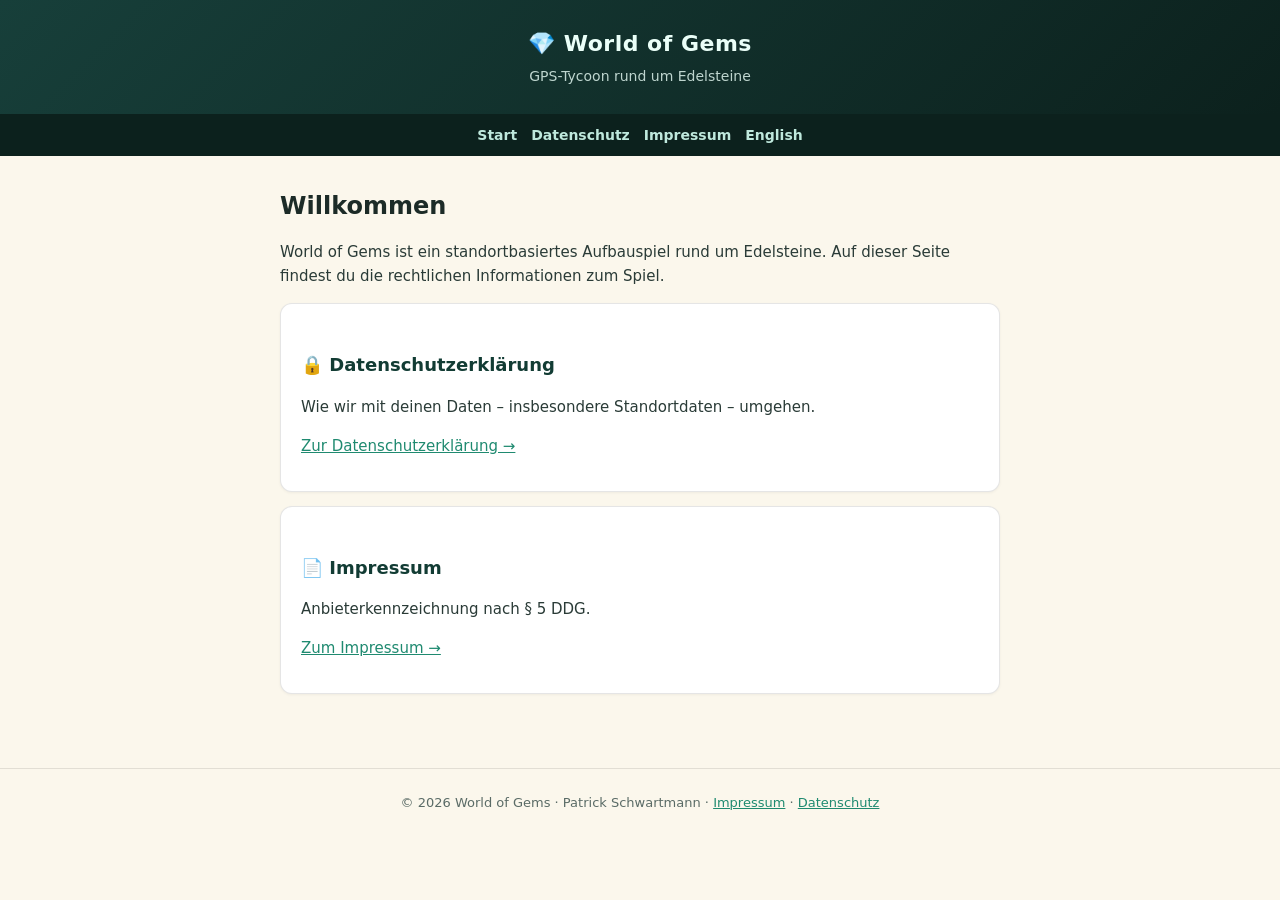
<file: index.html>
<!DOCTYPE html>
<html lang="de">
<head>
<meta charset="utf-8">
<meta name="viewport" content="width=device-width, initial-scale=1">
<meta name="google-site-verification" content="wNALwU-BFzDjGpHp87q2RxDEjs3OilMwqb_V5RCF3w4" />
<title>World of Gems – Rechtliches</title>
<link rel="stylesheet" href="style.css">
</head>
<body>
<header class="site">
  <div class="logo">💎 World of Gems</div>
  <div class="sub">GPS-Tycoon rund um Edelsteine</div>
</header>
<nav class="site">
  <a href="index.html">Start</a>
  <a href="datenschutz.html">Datenschutz</a>
  <a href="impressum.html">Impressum</a>
  <a href="privacy-policy.html" lang="en" hreflang="en">English</a>
</nav>
<main>
  <h1>Willkommen</h1>
  <p>World of Gems ist ein standortbasiertes Aufbauspiel rund um Edelsteine. Auf dieser Seite findest du die rechtlichen Informationen zum Spiel.</p>
  <div class="card">
    <h2>🔒 Datenschutzerklärung</h2>
    <p>Wie wir mit deinen Daten – insbesondere Standortdaten – umgehen.</p>
    <p><a href="datenschutz.html">Zur Datenschutzerklärung →</a></p>
  </div>
  <div class="card">
    <h2>📄 Impressum</h2>
    <p>Anbieterkennzeichnung nach § 5 DDG.</p>
    <p><a href="impressum.html">Zum Impressum →</a></p>
  </div>
</main>
<footer class="site">© 2026 World of Gems · Patrick Schwartmann · <a href="impressum.html">Impressum</a> · <a href="datenschutz.html">Datenschutz</a></footer>
</body>
</html>
</file>
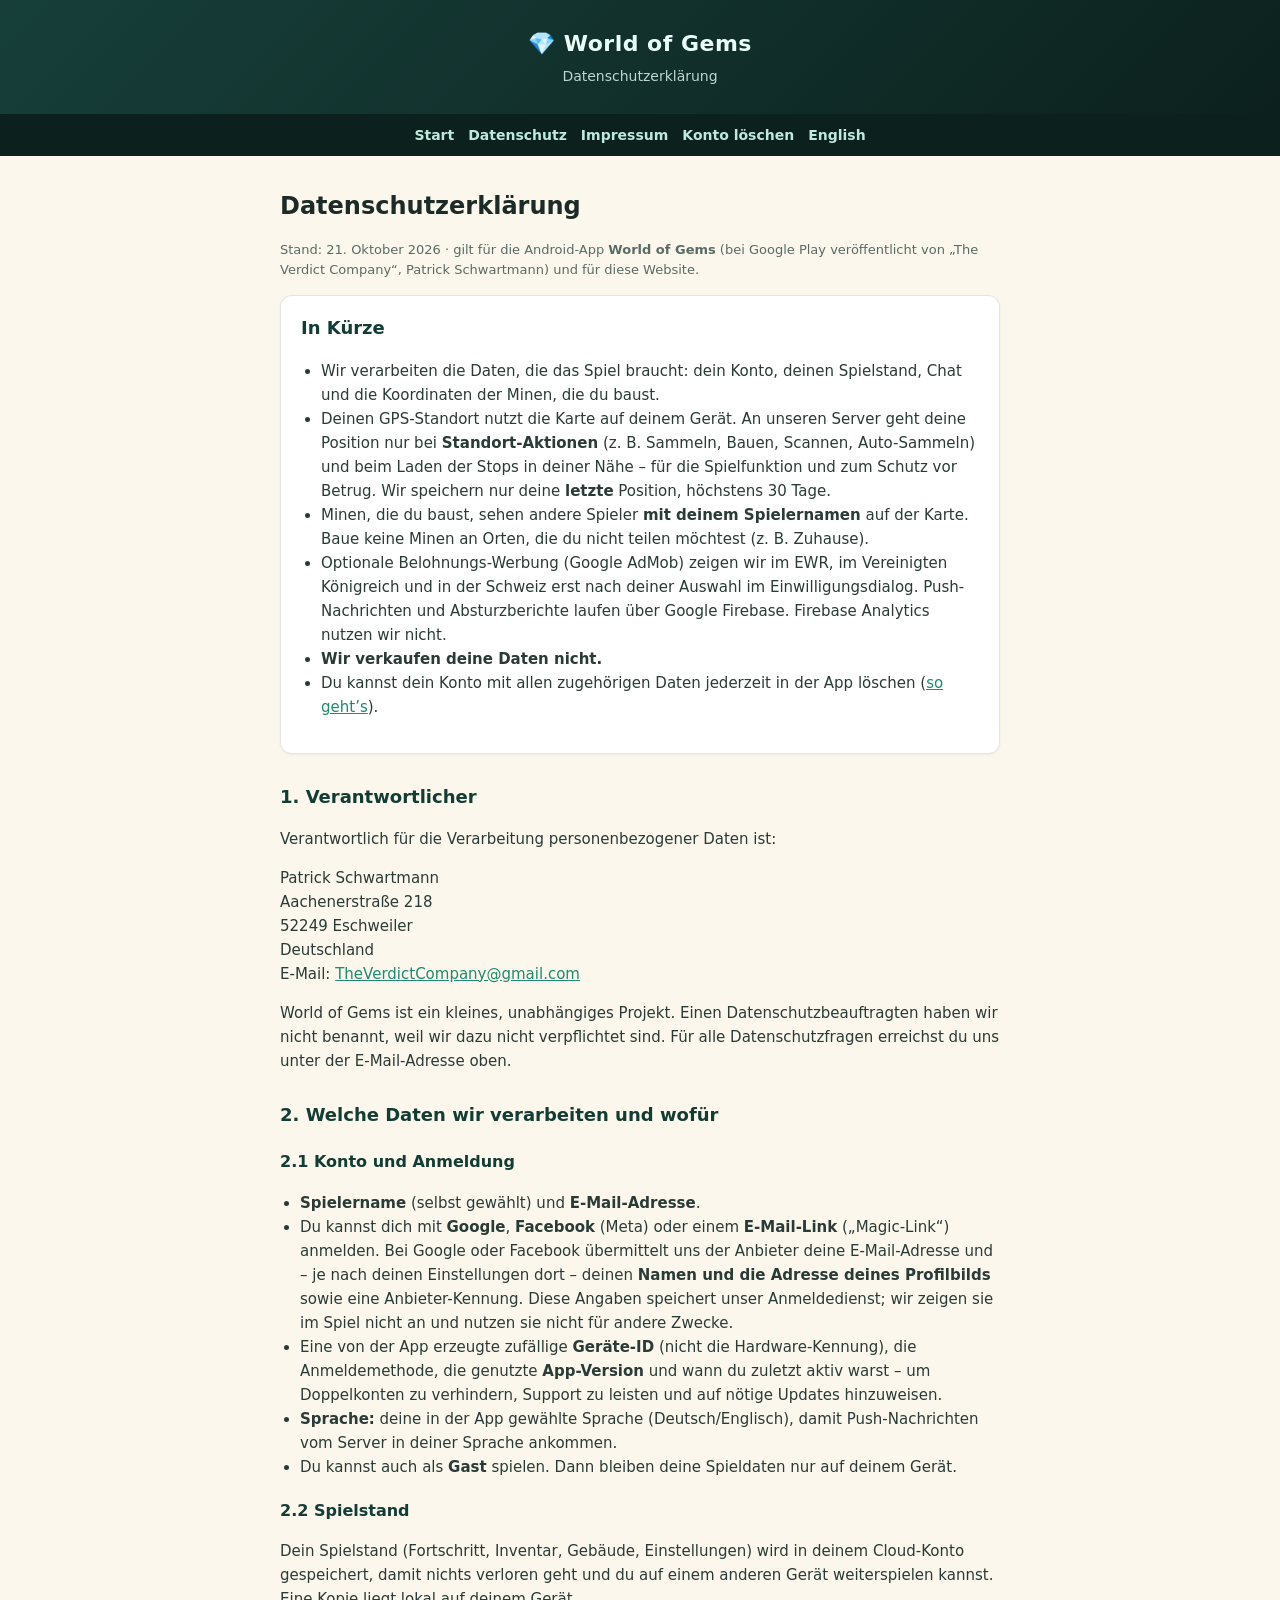
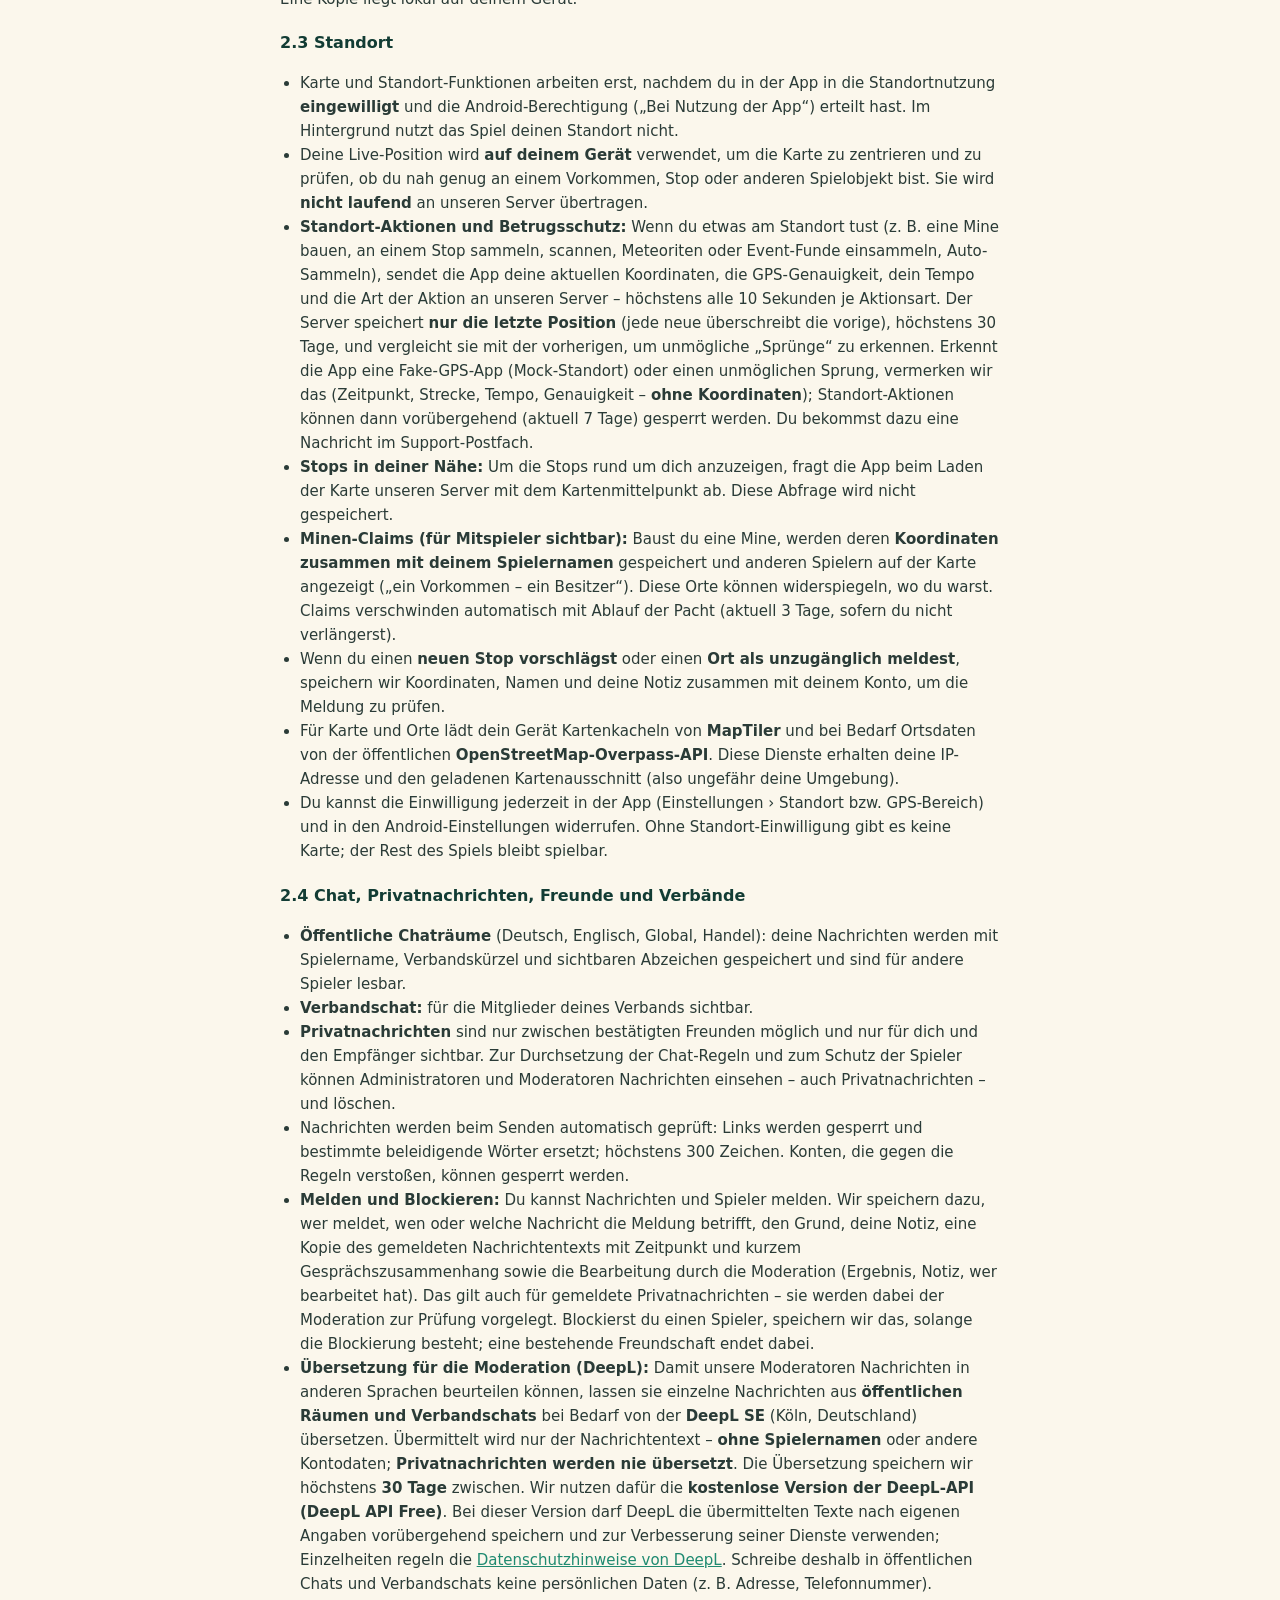
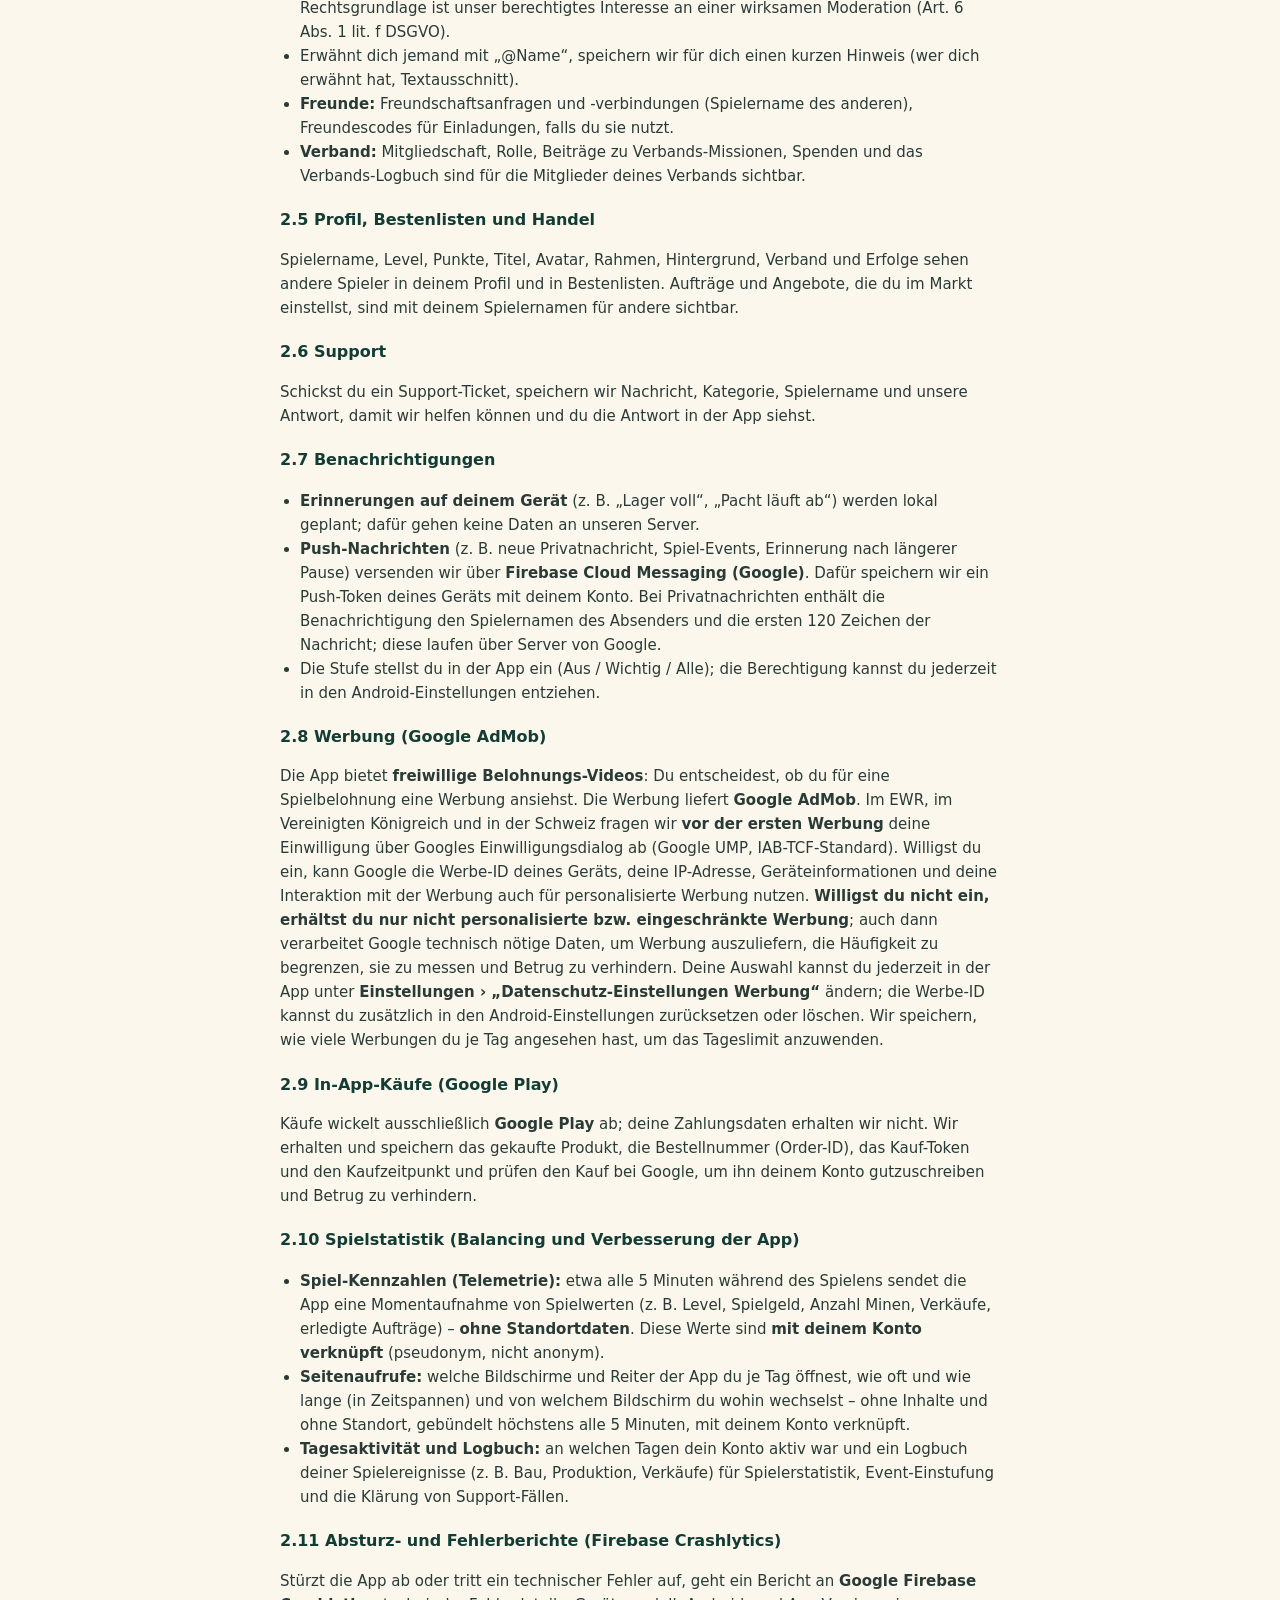
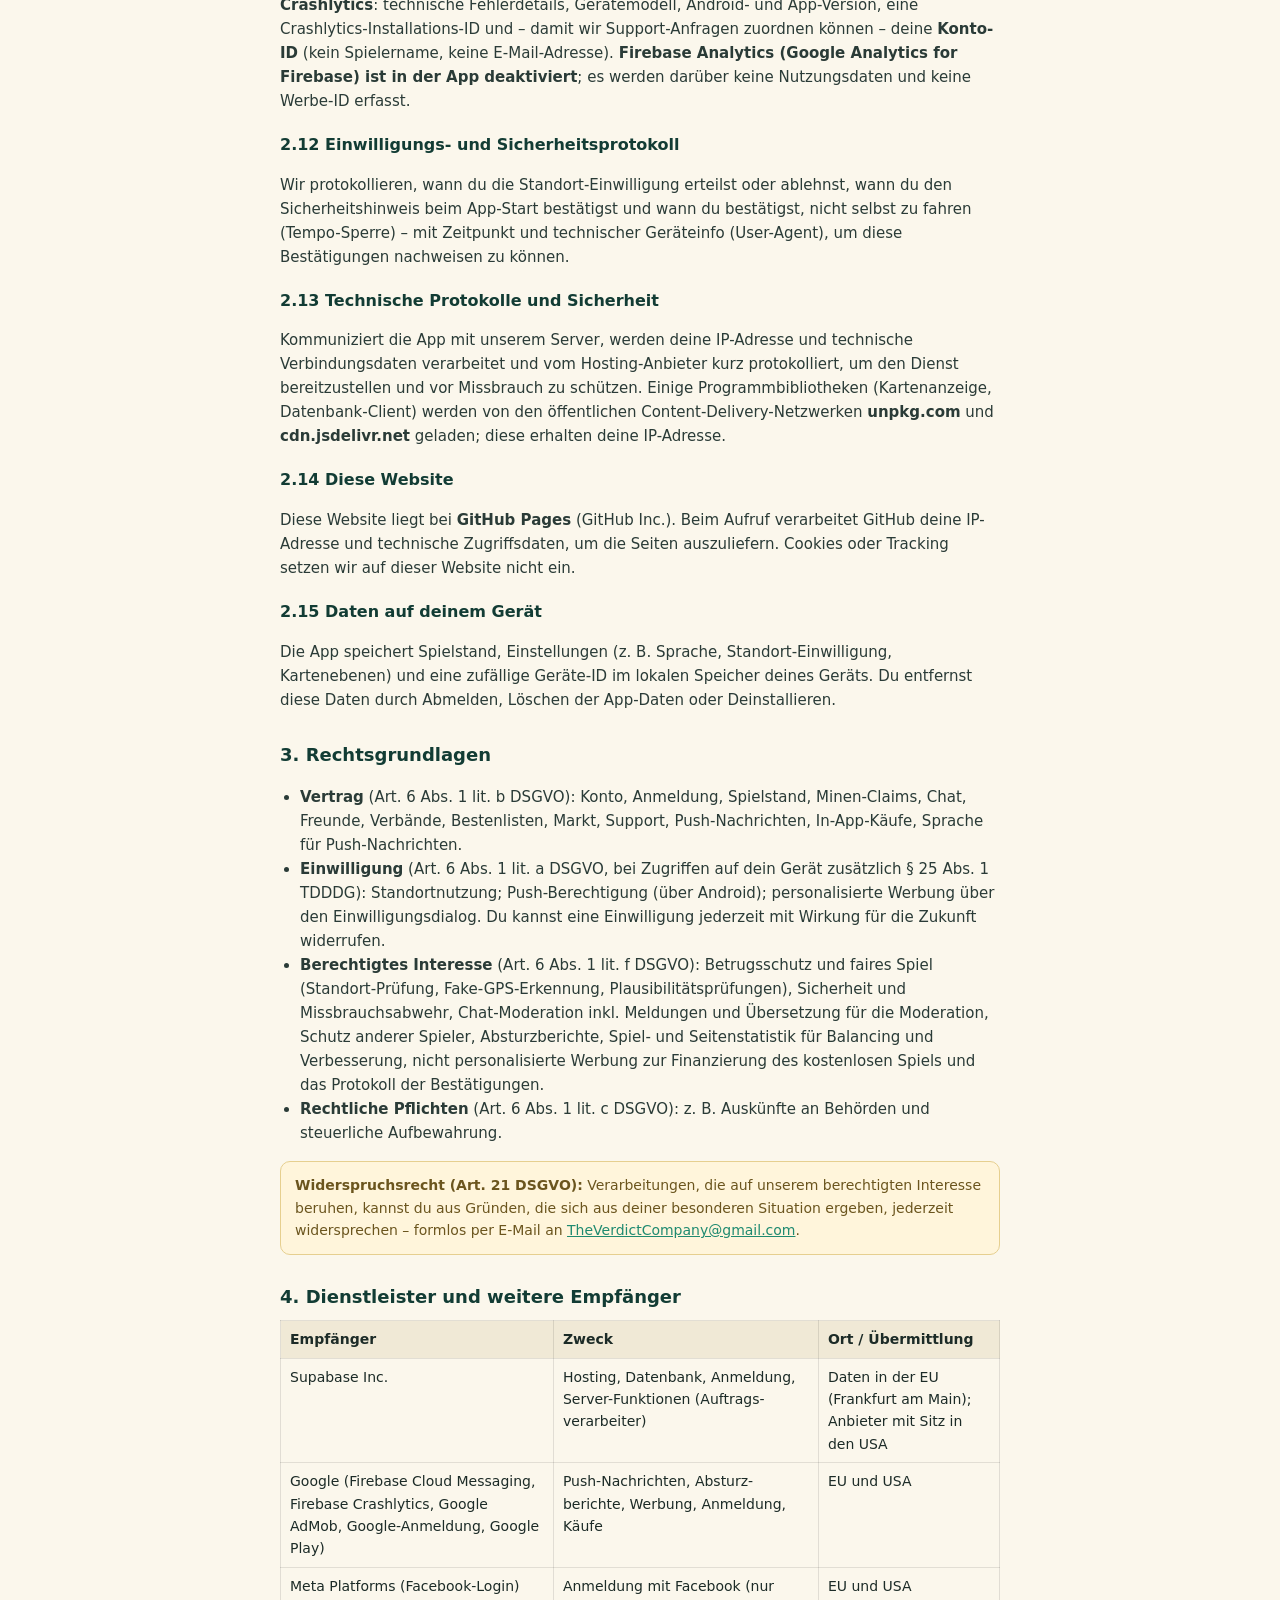
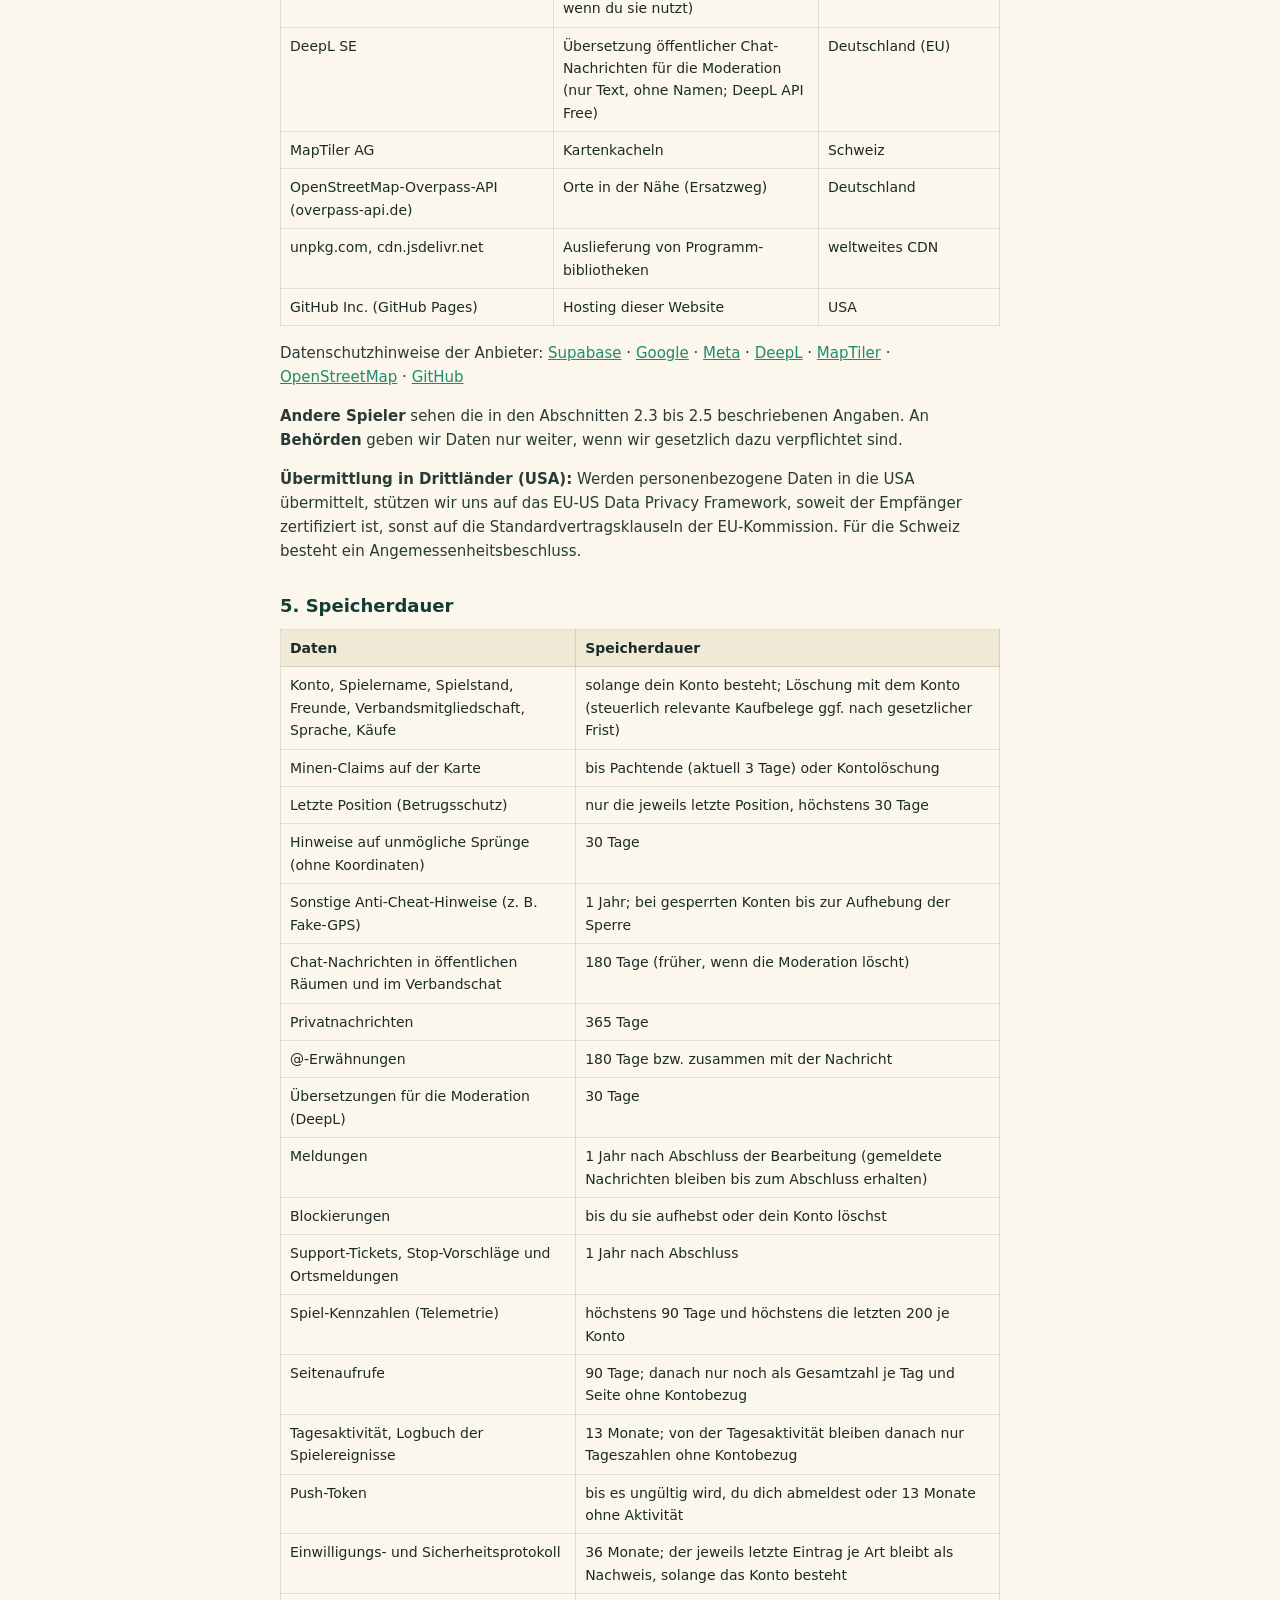
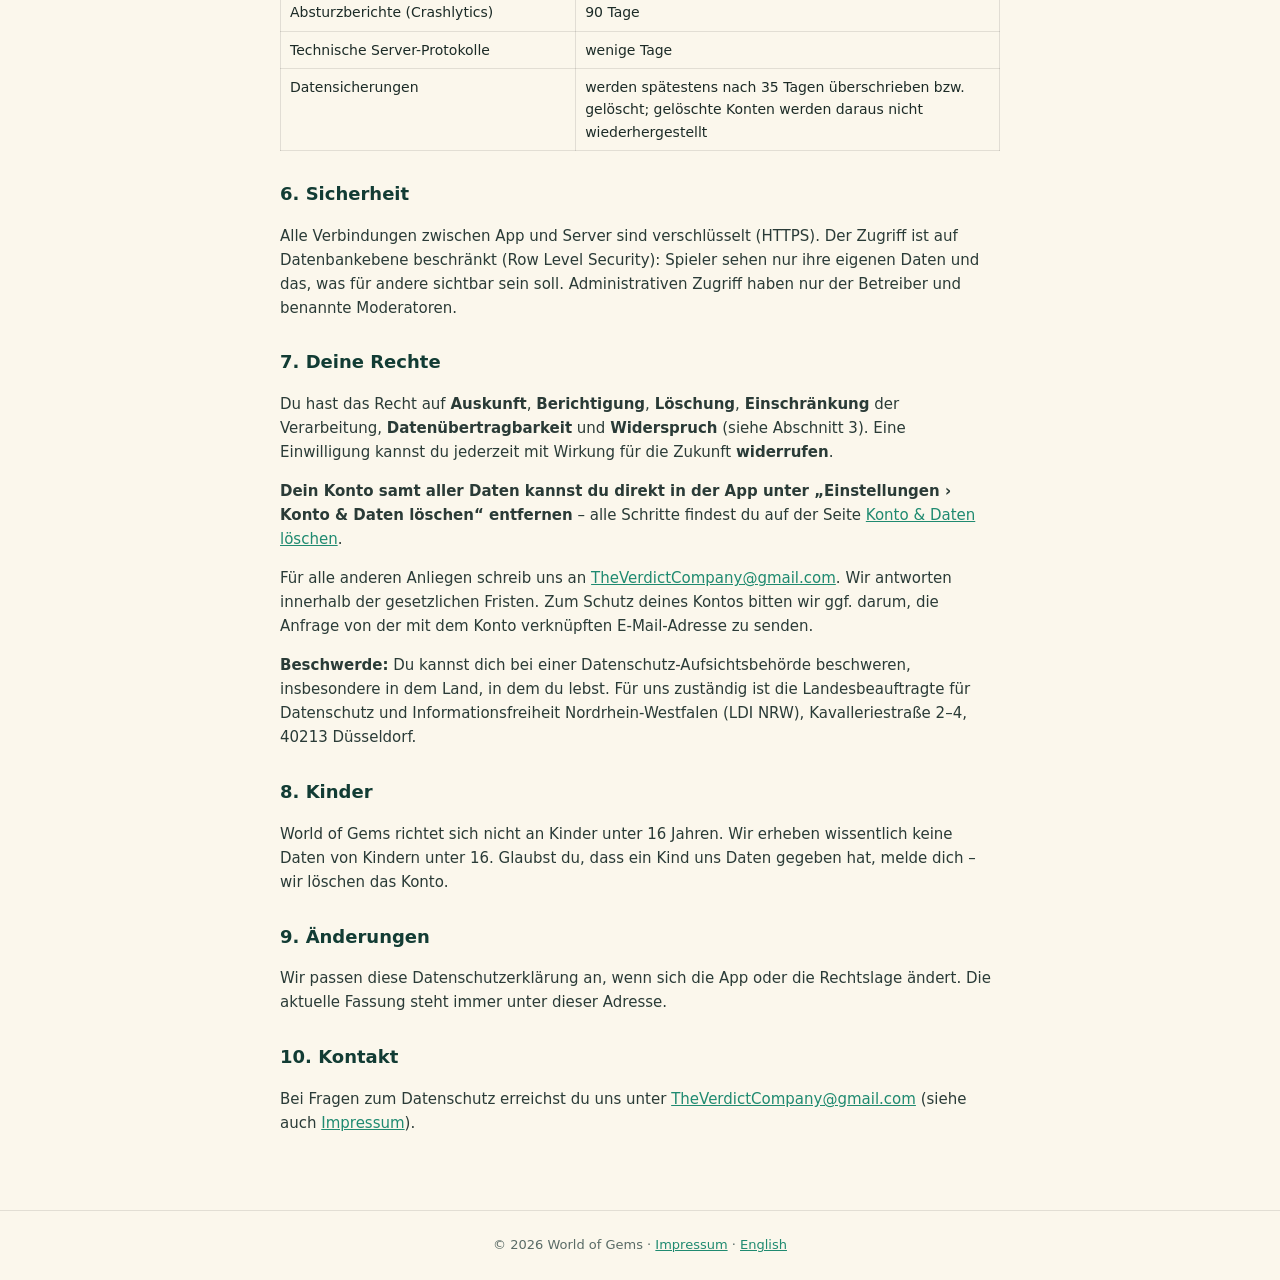
<file: datenschutz.html>
<!DOCTYPE html>
<html lang="de">
<head>
<meta charset="utf-8">
<meta name="viewport" content="width=device-width, initial-scale=1">
<title>Datenschutzerklärung – World of Gems</title>
<link rel="stylesheet" href="style.css">
<link rel="alternate" hreflang="en" href="privacy-policy.html">
</head>
<body>
<header class="site">
  <div class="logo">💎 World of Gems</div>
  <div class="sub">Datenschutzerklärung</div>
</header>
<nav class="site">
  <a href="index.html">Start</a>
  <a href="datenschutz.html">Datenschutz</a>
  <a href="impressum.html">Impressum</a>
  <a href="konto-loeschen.html">Konto löschen</a>
  <a href="privacy-policy.html" lang="en" hreflang="en">English</a>
</nav>
<main>
  <h1>Datenschutzerklärung</h1>
  <p class="muted">Stand: 21. Oktober 2026 · gilt für die Android-App <b>World of Gems</b> (bei Google Play veröffentlicht von „The Verdict Company“, Patrick Schwartmann) und für diese Website.</p>

  <div class="card">
    <h2 style="margin-top:0">In Kürze</h2>
    <ul>
      <li>Wir verarbeiten die Daten, die das Spiel braucht: dein Konto, deinen Spielstand, Chat und die Koordinaten der Minen, die du baust.</li>
      <li>Deinen GPS-Standort nutzt die Karte auf deinem Gerät. An unseren Server geht deine Position nur bei <b>Standort-Aktionen</b> (z.&nbsp;B. Sammeln, Bauen, Scannen, Auto-Sammeln) und beim Laden der Stops in deiner Nähe – für die Spielfunktion und zum Schutz vor Betrug. Wir speichern nur deine <b>letzte</b> Position, höchstens 30 Tage.</li>
      <li>Minen, die du baust, sehen andere Spieler <b>mit deinem Spielernamen</b> auf der Karte. Baue keine Minen an Orten, die du nicht teilen möchtest (z.&nbsp;B. Zuhause).</li>
      <li>Optionale Belohnungs-Werbung (Google AdMob) zeigen wir im EWR, im Vereinigten Königreich und in der Schweiz erst nach deiner Auswahl im Einwilligungsdialog. Push-Nachrichten und Absturzberichte laufen über Google Firebase. Firebase Analytics nutzen wir nicht.</li>
      <li><b>Wir verkaufen deine Daten nicht.</b></li>
      <li>Du kannst dein Konto mit allen zugehörigen Daten jederzeit in der App löschen (<a href="konto-loeschen.html">so geht’s</a>).</li>
    </ul>
  </div>

  <h2>1. Verantwortlicher</h2>
  <p>Verantwortlich für die Verarbeitung personenbezogener Daten ist:</p>
  <p>Patrick Schwartmann<br>Aachenerstraße 218<br>52249 Eschweiler<br>Deutschland<br>E-Mail: <a href="mailto:TheVerdictCompany@gmail.com">TheVerdictCompany@gmail.com</a></p>
  <p>World of Gems ist ein kleines, unabhängiges Projekt. Einen Datenschutzbeauftragten haben wir nicht benannt, weil wir dazu nicht verpflichtet sind. Für alle Datenschutzfragen erreichst du uns unter der E-Mail-Adresse oben.</p>

  <h2>2. Welche Daten wir verarbeiten und wofür</h2>

  <h3>2.1 Konto und Anmeldung</h3>
  <ul>
    <li><b>Spielername</b> (selbst gewählt) und <b>E-Mail-Adresse</b>.</li>
    <li>Du kannst dich mit <b>Google</b>, <b>Facebook</b> (Meta) oder einem <b>E-Mail-Link</b> („Magic-Link“) anmelden. Bei Google oder Facebook übermittelt uns der Anbieter deine E-Mail-Adresse und – je nach deinen Einstellungen dort – deinen <b>Namen und die Adresse deines Profilbilds</b> sowie eine Anbieter-Kennung. Diese Angaben speichert unser Anmeldedienst; wir zeigen sie im Spiel nicht an und nutzen sie nicht für andere Zwecke.</li>
    <li>Eine von der App erzeugte zufällige <b>Geräte-ID</b> (nicht die Hardware-Kennung), die Anmeldemethode, die genutzte <b>App-Version</b> und wann du zuletzt aktiv warst – um Doppelkonten zu verhindern, Support zu leisten und auf nötige Updates hinzuweisen.</li>
    <li><b>Sprache:</b> deine in der App gewählte Sprache (Deutsch/Englisch), damit Push-Nachrichten vom Server in deiner Sprache ankommen.</li>
    <li>Du kannst auch als <b>Gast</b> spielen. Dann bleiben deine Spieldaten nur auf deinem Gerät.</li>
  </ul>

  <h3>2.2 Spielstand</h3>
  <p>Dein Spielstand (Fortschritt, Inventar, Gebäude, Einstellungen) wird in deinem Cloud-Konto gespeichert, damit nichts verloren geht und du auf einem anderen Gerät weiterspielen kannst. Eine Kopie liegt lokal auf deinem Gerät.</p>

  <h3>2.3 Standort</h3>
  <ul>
    <li>Karte und Standort-Funktionen arbeiten erst, nachdem du in der App in die Standortnutzung <b>eingewilligt</b> und die Android-Berechtigung („Bei Nutzung der App“) erteilt hast. Im Hintergrund nutzt das Spiel deinen Standort nicht.</li>
    <li>Deine Live-Position wird <b>auf deinem Gerät</b> verwendet, um die Karte zu zentrieren und zu prüfen, ob du nah genug an einem Vorkommen, Stop oder anderen Spielobjekt bist. Sie wird <b>nicht laufend</b> an unseren Server übertragen.</li>
    <li><b>Standort-Aktionen und Betrugsschutz:</b> Wenn du etwas am Standort tust (z.&nbsp;B. eine Mine bauen, an einem Stop sammeln, scannen, Meteoriten oder Event-Funde einsammeln, Auto-Sammeln), sendet die App deine aktuellen Koordinaten, die GPS-Genauigkeit, dein Tempo und die Art der Aktion an unseren Server – höchstens alle 10 Sekunden je Aktionsart. Der Server speichert <b>nur die letzte Position</b> (jede neue überschreibt die vorige), höchstens 30 Tage, und vergleicht sie mit der vorherigen, um unmögliche „Sprünge“ zu erkennen. Erkennt die App eine Fake-GPS-App (Mock-Standort) oder einen unmöglichen Sprung, vermerken wir das (Zeitpunkt, Strecke, Tempo, Genauigkeit – <b>ohne Koordinaten</b>); Standort-Aktionen können dann vorübergehend (aktuell 7 Tage) gesperrt werden. Du bekommst dazu eine Nachricht im Support-Postfach.</li>
    <li><b>Stops in deiner Nähe:</b> Um die Stops rund um dich anzuzeigen, fragt die App beim Laden der Karte unseren Server mit dem Kartenmittelpunkt ab. Diese Abfrage wird nicht gespeichert.</li>
    <li><b>Minen-Claims (für Mitspieler sichtbar):</b> Baust du eine Mine, werden deren <b>Koordinaten zusammen mit deinem Spielernamen</b> gespeichert und anderen Spielern auf der Karte angezeigt („ein Vorkommen – ein Besitzer“). Diese Orte können widerspiegeln, wo du warst. Claims verschwinden automatisch mit Ablauf der Pacht (aktuell 3 Tage, sofern du nicht verlängerst).</li>
    <li>Wenn du einen <b>neuen Stop vorschlägst</b> oder einen <b>Ort als unzugänglich meldest</b>, speichern wir Koordinaten, Namen und deine Notiz zusammen mit deinem Konto, um die Meldung zu prüfen.</li>
    <li>Für Karte und Orte lädt dein Gerät Kartenkacheln von <b>MapTiler</b> und bei Bedarf Ortsdaten von der öffentlichen <b>OpenStreetMap-Overpass-API</b>. Diese Dienste erhalten deine IP-Adresse und den geladenen Kartenausschnitt (also ungefähr deine Umgebung).</li>
    <li>Du kannst die Einwilligung jederzeit in der App (Einstellungen › Standort bzw. GPS-Bereich) und in den Android-Einstellungen widerrufen. Ohne Standort-Einwilligung gibt es keine Karte; der Rest des Spiels bleibt spielbar.</li>
  </ul>

  <h3>2.4 Chat, Privatnachrichten, Freunde und Verbände</h3>
  <ul>
    <li><b>Öffentliche Chaträume</b> (Deutsch, Englisch, Global, Handel): deine Nachrichten werden mit Spielername, Verbandskürzel und sichtbaren Abzeichen gespeichert und sind für andere Spieler lesbar.</li>
    <li><b>Verbandschat:</b> für die Mitglieder deines Verbands sichtbar.</li>
    <li><b>Privatnachrichten</b> sind nur zwischen bestätigten Freunden möglich und nur für dich und den Empfänger sichtbar. Zur Durchsetzung der Chat-Regeln und zum Schutz der Spieler können Administratoren und Moderatoren Nachrichten einsehen – auch Privatnachrichten – und löschen.</li>
    <li>Nachrichten werden beim Senden automatisch geprüft: Links werden gesperrt und bestimmte beleidigende Wörter ersetzt; höchstens 300 Zeichen. Konten, die gegen die Regeln verstoßen, können gesperrt werden.</li>
    <li><b>Melden und Blockieren:</b> Du kannst Nachrichten und Spieler melden. Wir speichern dazu, wer meldet, wen oder welche Nachricht die Meldung betrifft, den Grund, deine Notiz, eine Kopie des gemeldeten Nachrichtentexts mit Zeitpunkt und kurzem Gesprächszusammenhang sowie die Bearbeitung durch die Moderation (Ergebnis, Notiz, wer bearbeitet hat). Das gilt auch für gemeldete Privatnachrichten – sie werden dabei der Moderation zur Prüfung vorgelegt. Blockierst du einen Spieler, speichern wir das, solange die Blockierung besteht; eine bestehende Freundschaft endet dabei.</li>
    <li><b>Übersetzung für die Moderation (DeepL):</b> Damit unsere Moderatoren Nachrichten in anderen Sprachen beurteilen können, lassen sie einzelne Nachrichten aus <b>öffentlichen Räumen und Verbandschats</b> bei Bedarf von der <b>DeepL SE</b> (Köln, Deutschland) übersetzen. Übermittelt wird nur der Nachrichtentext – <b>ohne Spielernamen</b> oder andere Kontodaten; <b>Privatnachrichten werden nie übersetzt</b>. Die Übersetzung speichern wir höchstens <b>30 Tage</b> zwischen. Wir nutzen dafür die <b>kostenlose Version der DeepL-API (DeepL API Free)</b>. Bei dieser Version darf DeepL die übermittelten Texte nach eigenen Angaben vorübergehend speichern und zur Verbesserung seiner Dienste verwenden; Einzelheiten regeln die <a href="https://www.deepl.com/privacy" target="_blank" rel="noopener">Datenschutzhinweise von DeepL</a>. Schreibe deshalb in öffentlichen Chats und Verbandschats keine persönlichen Daten (z.&nbsp;B. Adresse, Telefonnummer). Rechtsgrundlage ist unser berechtigtes Interesse an einer wirksamen Moderation (Art. 6 Abs. 1 lit. f DSGVO).</li>
    <li>Erwähnt dich jemand mit „@Name“, speichern wir für dich einen kurzen Hinweis (wer dich erwähnt hat, Textausschnitt).</li>
    <li><b>Freunde:</b> Freundschaftsanfragen und -verbindungen (Spielername des anderen), Freundescodes für Einladungen, falls du sie nutzt.</li>
    <li><b>Verband:</b> Mitgliedschaft, Rolle, Beiträge zu Verbands-Missionen, Spenden und das Verbands-Logbuch sind für die Mitglieder deines Verbands sichtbar.</li>
  </ul>

  <h3>2.5 Profil, Bestenlisten und Handel</h3>
  <p>Spielername, Level, Punkte, Titel, Avatar, Rahmen, Hintergrund, Verband und Erfolge sehen andere Spieler in deinem Profil und in Bestenlisten. Aufträge und Angebote, die du im Markt einstellst, sind mit deinem Spielernamen für andere sichtbar.</p>

  <h3>2.6 Support</h3>
  <p>Schickst du ein Support-Ticket, speichern wir Nachricht, Kategorie, Spielername und unsere Antwort, damit wir helfen können und du die Antwort in der App siehst.</p>

  <h3>2.7 Benachrichtigungen</h3>
  <ul>
    <li><b>Erinnerungen auf deinem Gerät</b> (z.&nbsp;B. „Lager voll“, „Pacht läuft ab“) werden lokal geplant; dafür gehen keine Daten an unseren Server.</li>
    <li><b>Push-Nachrichten</b> (z.&nbsp;B. neue Privatnachricht, Spiel-Events, Erinnerung nach längerer Pause) versenden wir über <b>Firebase Cloud Messaging (Google)</b>. Dafür speichern wir ein Push-Token deines Geräts mit deinem Konto. Bei Privatnachrichten enthält die Benachrichtigung den Spielernamen des Absenders und die ersten 120 Zeichen der Nachricht; diese laufen über Server von Google.</li>
    <li>Die Stufe stellst du in der App ein (Aus / Wichtig / Alle); die Berechtigung kannst du jederzeit in den Android-Einstellungen entziehen.</li>
  </ul>

  <h3>2.8 Werbung (Google AdMob)</h3>
  <p>Die App bietet <b>freiwillige Belohnungs-Videos</b>: Du entscheidest, ob du für eine Spielbelohnung eine Werbung ansiehst. Die Werbung liefert <b>Google AdMob</b>. Im EWR, im Vereinigten Königreich und in der Schweiz fragen wir <b>vor der ersten Werbung</b> deine Einwilligung über Googles Einwilligungsdialog ab (Google UMP, IAB-TCF-Standard). Willigst du ein, kann Google die Werbe-ID deines Geräts, deine IP-Adresse, Geräteinformationen und deine Interaktion mit der Werbung auch für personalisierte Werbung nutzen. <b>Willigst du nicht ein, erhältst du nur nicht personalisierte bzw. eingeschränkte Werbung</b>; auch dann verarbeitet Google technisch nötige Daten, um Werbung auszuliefern, die Häufigkeit zu begrenzen, sie zu messen und Betrug zu verhindern. Deine Auswahl kannst du jederzeit in der App unter <b>Einstellungen › „Datenschutz-Einstellungen Werbung“</b> ändern; die Werbe-ID kannst du zusätzlich in den Android-Einstellungen zurücksetzen oder löschen. Wir speichern, wie viele Werbungen du je Tag angesehen hast, um das Tageslimit anzuwenden.</p>

  <h3>2.9 In-App-Käufe (Google Play)</h3>
  <p>Käufe wickelt ausschließlich <b>Google Play</b> ab; deine Zahlungsdaten erhalten wir nicht. Wir erhalten und speichern das gekaufte Produkt, die Bestellnummer (Order-ID), das Kauf-Token und den Kaufzeitpunkt und prüfen den Kauf bei Google, um ihn deinem Konto gutzuschreiben und Betrug zu verhindern.</p>

  <h3>2.10 Spielstatistik (Balancing und Verbesserung der App)</h3>
  <ul>
    <li><b>Spiel-Kennzahlen (Telemetrie):</b> etwa alle 5 Minuten während des Spielens sendet die App eine Momentaufnahme von Spielwerten (z.&nbsp;B. Level, Spielgeld, Anzahl Minen, Verkäufe, erledigte Aufträge) – <b>ohne Standortdaten</b>. Diese Werte sind <b>mit deinem Konto verknüpft</b> (pseudonym, nicht anonym).</li>
    <li><b>Seitenaufrufe:</b> welche Bildschirme und Reiter der App du je Tag öffnest, wie oft und wie lange (in Zeitspannen) und von welchem Bildschirm du wohin wechselst – ohne Inhalte und ohne Standort, gebündelt höchstens alle 5 Minuten, mit deinem Konto verknüpft.</li>
    <li><b>Tagesaktivität und Logbuch:</b> an welchen Tagen dein Konto aktiv war und ein Logbuch deiner Spielereignisse (z.&nbsp;B. Bau, Produktion, Verkäufe) für Spielerstatistik, Event-Einstufung und die Klärung von Support-Fällen.</li>
  </ul>

  <h3>2.11 Absturz- und Fehlerberichte (Firebase Crashlytics)</h3>
  <p>Stürzt die App ab oder tritt ein technischer Fehler auf, geht ein Bericht an <b>Google Firebase Crashlytics</b>: technische Fehlerdetails, Gerätemodell, Android- und App-Version, eine Crashlytics-Installations-ID und – damit wir Support-Anfragen zuordnen können – deine <b>Konto-ID</b> (kein Spielername, keine E-Mail-Adresse). <b>Firebase Analytics (Google Analytics for Firebase) ist in der App deaktiviert</b>; es werden darüber keine Nutzungsdaten und keine Werbe-ID erfasst.</p>

  <h3>2.12 Einwilligungs- und Sicherheitsprotokoll</h3>
  <p>Wir protokollieren, wann du die Standort-Einwilligung erteilst oder ablehnst, wann du den Sicherheitshinweis beim App-Start bestätigst und wann du bestätigst, nicht selbst zu fahren (Tempo-Sperre) – mit Zeitpunkt und technischer Geräteinfo (User-Agent), um diese Bestätigungen nachweisen zu können.</p>

  <h3>2.13 Technische Protokolle und Sicherheit</h3>
  <p>Kommuniziert die App mit unserem Server, werden deine IP-Adresse und technische Verbindungsdaten verarbeitet und vom Hosting-Anbieter kurz protokolliert, um den Dienst bereitzustellen und vor Missbrauch zu schützen. Einige Programmbibliotheken (Kartenanzeige, Datenbank-Client) werden von den öffentlichen Content-Delivery-Netzwerken <b>unpkg.com</b> und <b>cdn.jsdelivr.net</b> geladen; diese erhalten deine IP-Adresse.</p>

  <h3>2.14 Diese Website</h3>
  <p>Diese Website liegt bei <b>GitHub Pages</b> (GitHub Inc.). Beim Aufruf verarbeitet GitHub deine IP-Adresse und technische Zugriffsdaten, um die Seiten auszuliefern. Cookies oder Tracking setzen wir auf dieser Website nicht ein.</p>

  <h3>2.15 Daten auf deinem Gerät</h3>
  <p>Die App speichert Spielstand, Einstellungen (z.&nbsp;B. Sprache, Standort-Einwilligung, Kartenebenen) und eine zufällige Geräte-ID im lokalen Speicher deines Geräts. Du entfernst diese Daten durch Abmelden, Löschen der App-Daten oder Deinstallieren.</p>

  <h2>3. Rechtsgrundlagen</h2>
  <ul>
    <li><b>Vertrag</b> (Art. 6 Abs. 1 lit. b DSGVO): Konto, Anmeldung, Spielstand, Minen-Claims, Chat, Freunde, Verbände, Bestenlisten, Markt, Support, Push-Nachrichten, In-App-Käufe, Sprache für Push-Nachrichten.</li>
    <li><b>Einwilligung</b> (Art. 6 Abs. 1 lit. a DSGVO, bei Zugriffen auf dein Gerät zusätzlich § 25 Abs. 1 TDDDG): Standortnutzung; Push-Berechtigung (über Android); personalisierte Werbung über den Einwilligungsdialog. Du kannst eine Einwilligung jederzeit mit Wirkung für die Zukunft widerrufen.</li>
    <li><b>Berechtigtes Interesse</b> (Art. 6 Abs. 1 lit. f DSGVO): Betrugsschutz und faires Spiel (Standort-Prüfung, Fake-GPS-Erkennung, Plausibilitätsprüfungen), Sicherheit und Missbrauchsabwehr, Chat-Moderation inkl. Meldungen und Übersetzung für die Moderation, Schutz anderer Spieler, Absturzberichte, Spiel- und Seitenstatistik für Balancing und Verbesserung, nicht personalisierte Werbung zur Finanzierung des kostenlosen Spiels und das Protokoll der Bestätigungen.</li>
    <li><b>Rechtliche Pflichten</b> (Art. 6 Abs. 1 lit. c DSGVO): z.&nbsp;B. Auskünfte an Behörden und steuerliche Aufbewahrung.</li>
  </ul>
  <p class="note"><b>Widerspruchsrecht (Art. 21 DSGVO):</b> Verarbeitungen, die auf unserem berechtigten Interesse beruhen, kannst du aus Gründen, die sich aus deiner besonderen Situation ergeben, jederzeit widersprechen – formlos per E-Mail an <a href="mailto:TheVerdictCompany@gmail.com">TheVerdictCompany@gmail.com</a>.</p>

  <h2>4. Dienstleister und weitere Empfänger</h2>
  <table>
    <tr><th>Empfänger</th><th>Zweck</th><th>Ort / Über&shy;mittlung</th></tr>
    <tr><td>Supabase Inc.</td><td>Hosting, Datenbank, Anmeldung, Server-Funk&shy;tionen (Auftrags&shy;verarbeiter)</td><td>Daten in der EU (Frankfurt am Main); Anbieter mit Sitz in den USA</td></tr>
    <tr><td>Google (Firebase Cloud Messaging, Firebase Crashlytics, Google AdMob, Google-An&shy;meldung, Google Play)</td><td>Push-Nach&shy;richten, Absturz&shy;berichte, Werbung, Anmeldung, Käufe</td><td>EU und USA</td></tr>
    <tr><td>Meta Platforms (Facebook-Login)</td><td>Anmeldung mit Facebook (nur wenn du sie nutzt)</td><td>EU und USA</td></tr>
    <tr><td>DeepL SE</td><td>Über&shy;setzung öffentlicher Chat-Nach&shy;richten für die Mode&shy;ration (nur Text, ohne Namen; DeepL API Free)</td><td>Deutsch&shy;land (EU)</td></tr>
    <tr><td>MapTiler AG</td><td>Kartenkacheln</td><td>Schweiz</td></tr>
    <tr><td>OpenStreetMap-Overpass-API (overpass-api.de)</td><td>Orte in der Nähe (Ersatz&shy;weg)</td><td>Deutsch&shy;land</td></tr>
    <tr><td>unpkg.com, cdn.jsdelivr.net</td><td>Auslieferung von Programm&shy;bibliotheken</td><td>weltweites CDN</td></tr>
    <tr><td>GitHub Inc. (GitHub Pages)</td><td>Hosting dieser Website</td><td>USA</td></tr>
  </table>
  <p>Datenschutzhinweise der Anbieter: <a href="https://supabase.com/privacy" target="_blank" rel="noopener">Supabase</a> · <a href="https://policies.google.com/privacy" target="_blank" rel="noopener">Google</a> · <a href="https://www.facebook.com/privacy/policy/" target="_blank" rel="noopener">Meta</a> · <a href="https://www.deepl.com/privacy" target="_blank" rel="noopener">DeepL</a> · <a href="https://www.maptiler.com/privacy-policy/" target="_blank" rel="noopener">MapTiler</a> · <a href="https://wiki.osmfoundation.org/wiki/Privacy_Policy" target="_blank" rel="noopener">OpenStreetMap</a> · <a href="https://docs.github.com/en/site-policy/privacy-policies/github-general-privacy-statement" target="_blank" rel="noopener">GitHub</a></p>
  <p><b>Andere Spieler</b> sehen die in den Abschnitten 2.3 bis 2.5 beschriebenen Angaben. An <b>Behörden</b> geben wir Daten nur weiter, wenn wir gesetzlich dazu verpflichtet sind.</p>
  <p><b>Übermittlung in Drittländer (USA):</b> Werden personenbezogene Daten in die USA übermittelt, stützen wir uns auf das EU-US Data Privacy Framework, soweit der Empfänger zertifiziert ist, sonst auf die Standardvertragsklauseln der EU-Kommission. Für die Schweiz besteht ein Angemessenheitsbeschluss.</p>

  <h2>5. Speicherdauer</h2>
  <table>
    <tr><th>Daten</th><th>Speicher&shy;dauer</th></tr>
    <tr><td>Konto, Spielername, Spielstand, Freunde, Verbands&shy;mitgliedschaft, Sprache, Käufe</td><td>solange dein Konto besteht; Löschung mit dem Konto (steuerlich relevante Kaufbelege ggf. nach gesetzlicher Frist)</td></tr>
    <tr><td>Minen-Claims auf der Karte</td><td>bis Pachtende (aktuell 3 Tage) oder Konto&shy;löschung</td></tr>
    <tr><td>Letzte Position (Betrugsschutz)</td><td>nur die jeweils letzte Position, höchstens 30 Tage</td></tr>
    <tr><td>Hinweise auf unmögliche Sprünge (ohne Koordinaten)</td><td>30 Tage</td></tr>
    <tr><td>Sonstige Anti-Cheat-Hinweise (z.&nbsp;B. Fake-GPS)</td><td>1 Jahr; bei gesperrten Konten bis zur Aufhebung der Sperre</td></tr>
    <tr><td>Chat-Nach&shy;richten in öffentlichen Räumen und im Verbandschat</td><td>180 Tage (früher, wenn die Mode&shy;ration löscht)</td></tr>
    <tr><td>Privat&shy;nachrichten</td><td>365 Tage</td></tr>
    <tr><td>@-Erwähnungen</td><td>180 Tage bzw. zusammen mit der Nachricht</td></tr>
    <tr><td>Über&shy;setzungen für die Mode&shy;ration (DeepL)</td><td>30 Tage</td></tr>
    <tr><td>Meldungen</td><td>1 Jahr nach Abschluss der Bear&shy;beitung (gemeldete Nachrichten bleiben bis zum Abschluss erhalten)</td></tr>
    <tr><td>Blockierungen</td><td>bis du sie aufhebst oder dein Konto löschst</td></tr>
    <tr><td>Support-Tickets, Stop-Vorschläge und Ortsmeldungen</td><td>1 Jahr nach Abschluss</td></tr>
    <tr><td>Spiel-Kennzahlen (Telemetrie)</td><td>höchstens 90 Tage und höchstens die letzten 200 je Konto</td></tr>
    <tr><td>Seitenaufrufe</td><td>90 Tage; danach nur noch als Gesamtzahl je Tag und Seite ohne Kontobezug</td></tr>
    <tr><td>Tagesaktivität, Logbuch der Spielereignisse</td><td>13 Monate; von der Tagesaktivität bleiben danach nur Tageszahlen ohne Kontobezug</td></tr>
    <tr><td>Push-Token</td><td>bis es ungültig wird, du dich abmeldest oder 13 Monate ohne Aktivität</td></tr>
    <tr><td>Einwilligungs- und Sicherheits&shy;protokoll</td><td>36 Monate; der jeweils letzte Eintrag je Art bleibt als Nachweis, solange das Konto besteht</td></tr>
    <tr><td>Absturz&shy;berichte (Crashlytics)</td><td>90 Tage</td></tr>
    <tr><td>Technische Server-Protokolle</td><td>wenige Tage</td></tr>
    <tr><td>Daten&shy;sicherungen</td><td>werden spätestens nach 35 Tagen überschrieben bzw. gelöscht; gelöschte Konten werden daraus nicht wiederhergestellt</td></tr>
  </table>

  <h2>6. Sicherheit</h2>
  <p>Alle Verbindungen zwischen App und Server sind verschlüsselt (HTTPS). Der Zugriff ist auf Datenbankebene beschränkt (Row Level Security): Spieler sehen nur ihre eigenen Daten und das, was für andere sichtbar sein soll. Administrativen Zugriff haben nur der Betreiber und benannte Moderatoren.</p>

  <h2>7. Deine Rechte</h2>
  <p>Du hast das Recht auf <b>Auskunft</b>, <b>Berichtigung</b>, <b>Löschung</b>, <b>Einschränkung</b> der Verarbeitung, <b>Datenübertragbarkeit</b> und <b>Widerspruch</b> (siehe Abschnitt 3). Eine Einwilligung kannst du jederzeit mit Wirkung für die Zukunft <b>widerrufen</b>.</p>
  <p><b>Dein Konto samt aller Daten kannst du direkt in der App unter „Einstellungen › Konto &amp; Daten löschen“ entfernen</b> – alle Schritte findest du auf der Seite <a href="konto-loeschen.html">Konto &amp; Daten löschen</a>.</p>
  <p>Für alle anderen Anliegen schreib uns an <a href="mailto:TheVerdictCompany@gmail.com">TheVerdictCompany@gmail.com</a>. Wir antworten innerhalb der gesetzlichen Fristen. Zum Schutz deines Kontos bitten wir ggf. darum, die Anfrage von der mit dem Konto verknüpften E-Mail-Adresse zu senden.</p>
  <p><b>Beschwerde:</b> Du kannst dich bei einer Datenschutz-Aufsichtsbehörde beschweren, insbesondere in dem Land, in dem du lebst. Für uns zuständig ist die Landesbeauftragte für Datenschutz und Informationsfreiheit Nordrhein-Westfalen (LDI NRW), Kavalleriestraße 2–4, 40213 Düsseldorf.</p>

  <h2>8. Kinder</h2>
  <p>World of Gems richtet sich nicht an Kinder unter 16 Jahren. Wir erheben wissentlich keine Daten von Kindern unter 16. Glaubst du, dass ein Kind uns Daten gegeben hat, melde dich – wir löschen das Konto.</p>

  <h2>9. Änderungen</h2>
  <p>Wir passen diese Datenschutzerklärung an, wenn sich die App oder die Rechtslage ändert. Die aktuelle Fassung steht immer unter dieser Adresse.</p>

  <h2>10. Kontakt</h2>
  <p>Bei Fragen zum Datenschutz erreichst du uns unter <a href="mailto:TheVerdictCompany@gmail.com">TheVerdictCompany@gmail.com</a> (siehe auch <a href="impressum.html">Impressum</a>).</p>
</main>
<footer class="site">© 2026 World of Gems · <a href="impressum.html">Impressum</a> · <a href="privacy-policy.html" lang="en" hreflang="en">English</a></footer>
</body>
</html>
</file>
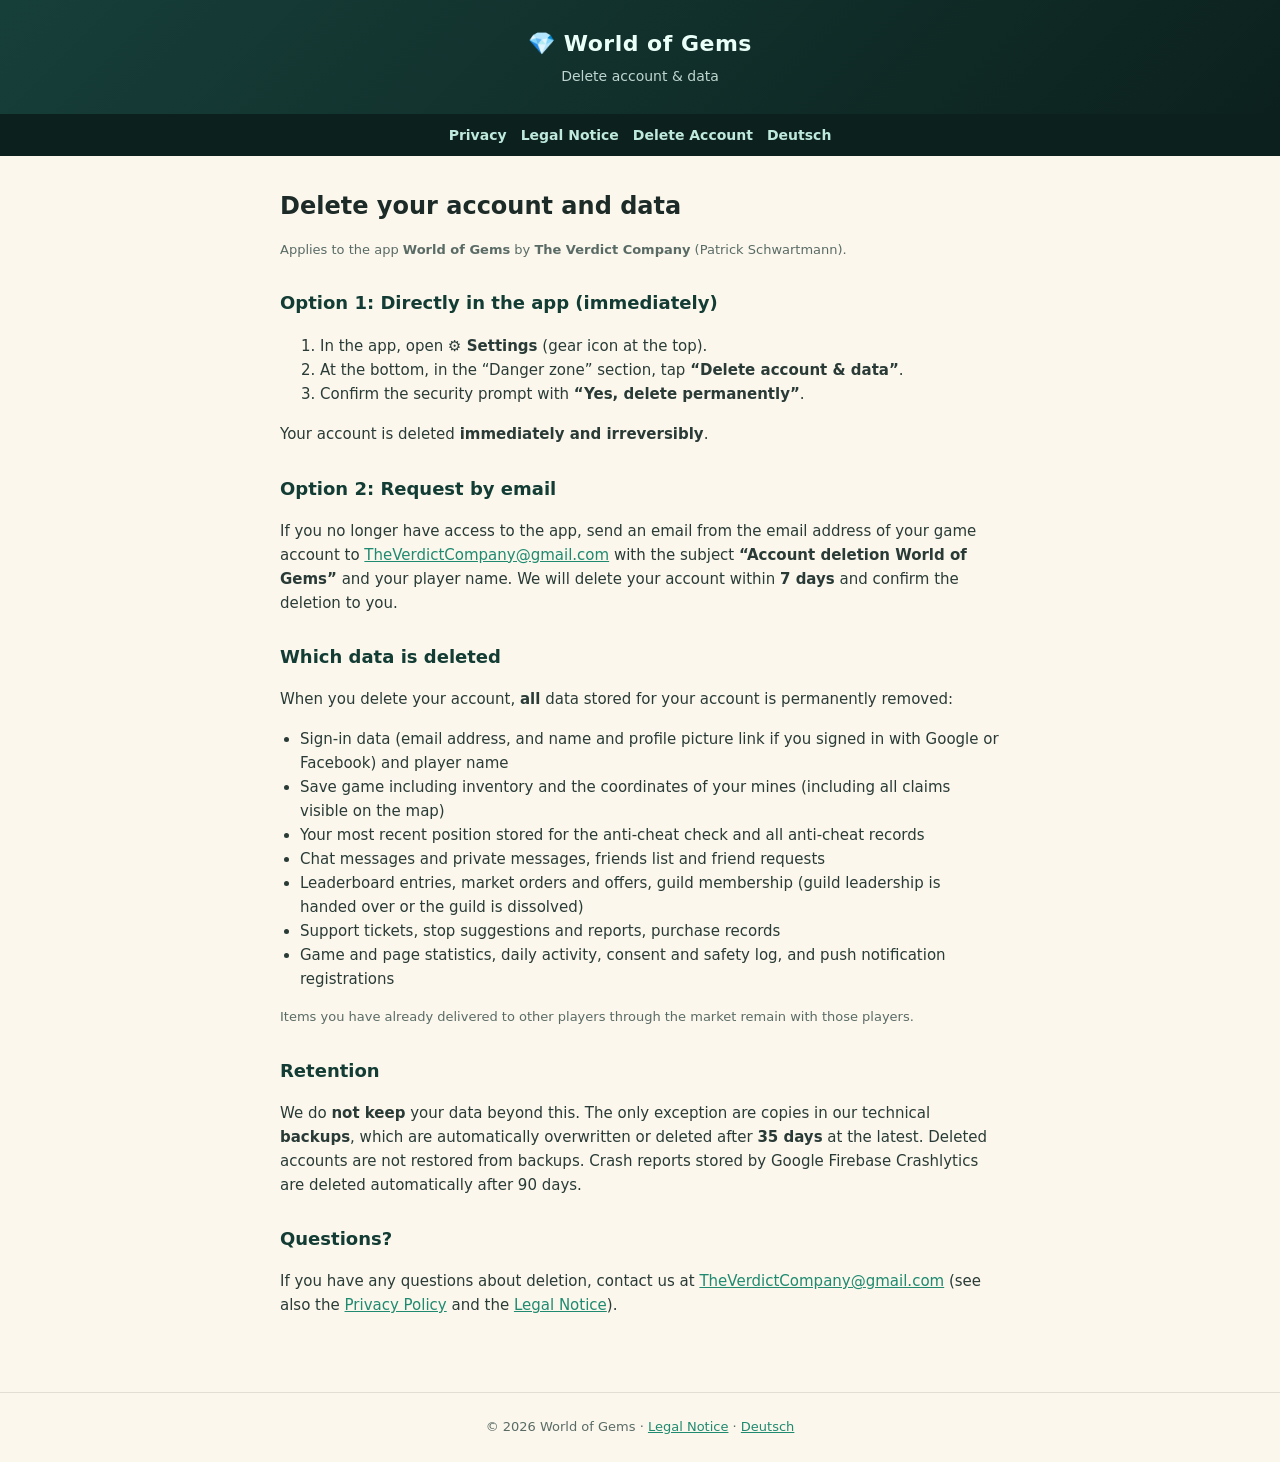
<file: delete-account.html>
<!DOCTYPE html>
<html lang="en">
<head>
<meta charset="utf-8">
<meta name="viewport" content="width=device-width, initial-scale=1">
<title>Delete Account – World of Gems</title>
<link rel="stylesheet" href="style.css">
<link rel="alternate" hreflang="de" href="konto-loeschen.html">
</head>
<body>
<header class="site">
  <div class="logo">💎 World of Gems</div>
  <div class="sub">Delete account &amp; data</div>
</header>
<nav class="site">
  <a href="privacy-policy.html">Privacy</a>
  <a href="legal-notice.html">Legal Notice</a>
  <a href="delete-account.html">Delete Account</a>
  <a href="konto-loeschen.html" lang="de" hreflang="de">Deutsch</a>
</nav>
<main>
  <h1>Delete your account and data</h1>
  <p class="muted">Applies to the app <b>World of Gems</b> by <b>The Verdict Company</b> (Patrick Schwartmann).</p>

  <h2>Option 1: Directly in the app (immediately)</h2>
  <ol>
    <li>In the app, open <b>⚙️ Settings</b> (gear icon at the top).</li>
    <li>At the bottom, in the “Danger zone” section, tap <b>“Delete account &amp; data”</b>.</li>
    <li>Confirm the security prompt with <b>“Yes, delete permanently”</b>.</li>
  </ol>
  <p>Your account is deleted <b>immediately and irreversibly</b>.</p>

  <h2>Option 2: Request by email</h2>
  <p>If you no longer have access to the app, send an email from the email address of your game account to
    <a href="mailto:TheVerdictCompany@gmail.com?subject=Account%20deletion%20World%20of%20Gems">TheVerdictCompany@gmail.com</a>
    with the subject <b>“Account deletion World of Gems”</b> and your player name. We will delete your account within <b>7 days</b> and confirm the deletion to you.</p>

  <h2>Which data is deleted</h2>
  <p>When you delete your account, <b>all</b> data stored for your account is permanently removed:</p>
  <ul>
    <li>Sign-in data (email address, and name and profile picture link if you signed in with Google or Facebook) and player name</li>
    <li>Save game including inventory and the coordinates of your mines (including all claims visible on the map)</li>
    <li>Your most recent position stored for the anti-cheat check and all anti-cheat records</li>
    <li>Chat messages and private messages, friends list and friend requests</li>
    <li>Leaderboard entries, market orders and offers, guild membership (guild leadership is handed over or the guild is dissolved)</li>
    <li>Support tickets, stop suggestions and reports, purchase records</li>
    <li>Game and page statistics, daily activity, consent and safety log, and push notification registrations</li>
  </ul>
  <p class="muted">Items you have already delivered to other players through the market remain with those players.</p>

  <h2>Retention</h2>
  <p>We do <b>not keep</b> your data beyond this. The only exception are copies in our technical <b>backups</b>, which are automatically overwritten or deleted after <b>35 days</b> at the latest. Deleted accounts are not restored from backups. Crash reports stored by Google Firebase Crashlytics are deleted automatically after 90 days.</p>

  <h2>Questions?</h2>
  <p>If you have any questions about deletion, contact us at <a href="mailto:TheVerdictCompany@gmail.com">TheVerdictCompany@gmail.com</a> (see also the <a href="privacy-policy.html">Privacy Policy</a> and the <a href="legal-notice.html">Legal Notice</a>).</p>
</main>
<footer class="site">© 2026 World of Gems · <a href="legal-notice.html">Legal Notice</a> · <a href="konto-loeschen.html" lang="de" hreflang="de">Deutsch</a></footer>
</body>
</html>
</file>
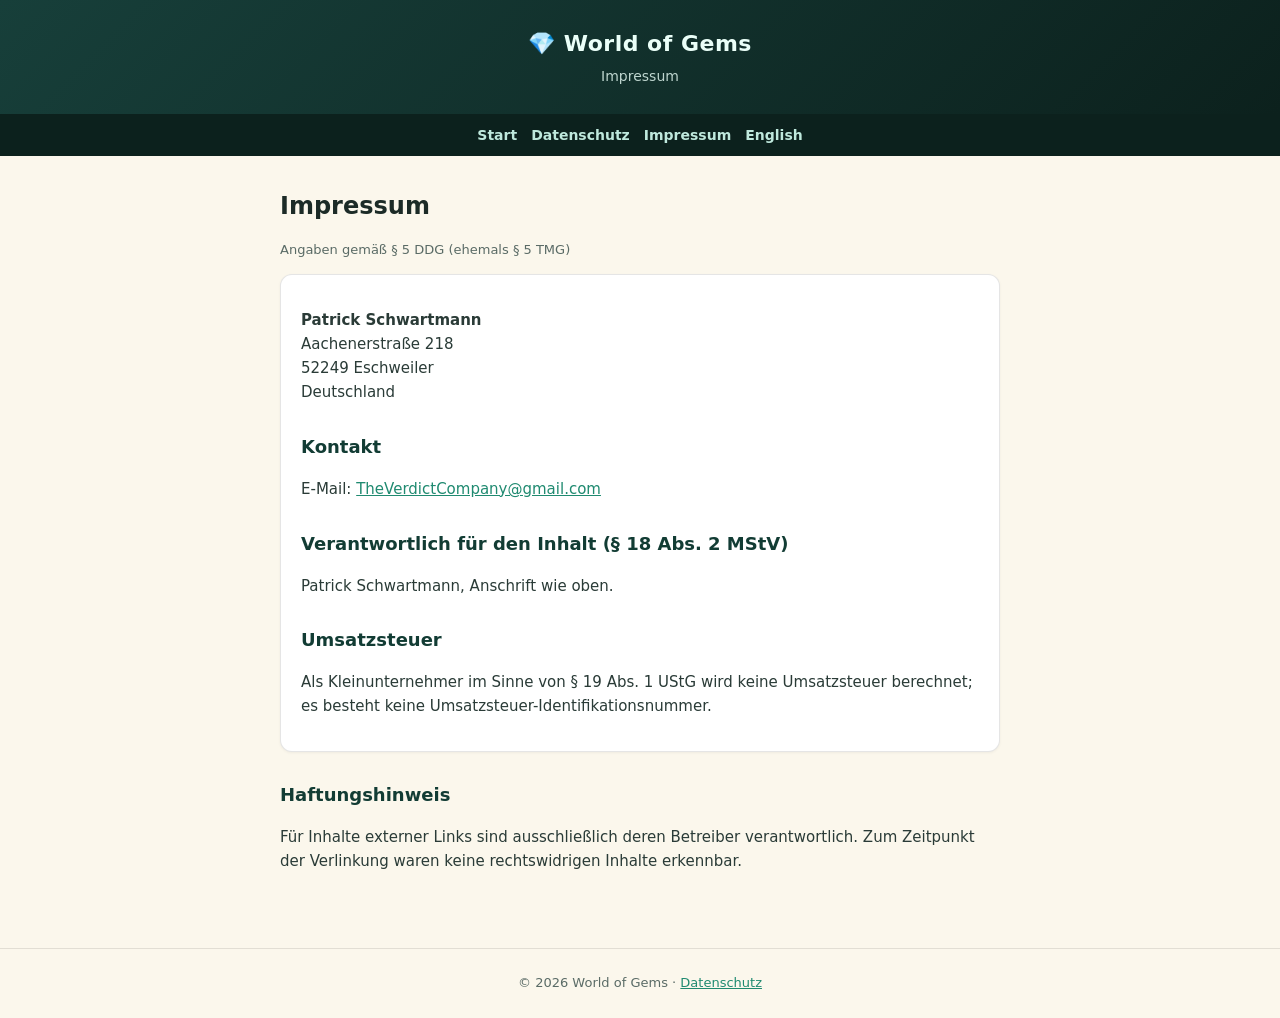
<file: impressum.html>
<!DOCTYPE html>
<html lang="de">
<head>
<meta charset="utf-8">
<meta name="viewport" content="width=device-width, initial-scale=1">
<title>Impressum – World of Gems</title>
<link rel="stylesheet" href="style.css">
</head>
<body>
<header class="site">
  <div class="logo">💎 World of Gems</div>
  <div class="sub">Impressum</div>
</header>
<nav class="site">
  <a href="index.html">Start</a>
  <a href="datenschutz.html">Datenschutz</a>
  <a href="impressum.html">Impressum</a>
  <a href="legal-notice.html" lang="en" hreflang="en">English</a>
</nav>
<main>
  <h1>Impressum</h1>
  <p class="muted">Angaben gemäß § 5 DDG (ehemals § 5 TMG)</p>

  <div class="card">
    <p>
      <b>Patrick Schwartmann</b><br>
      Aachenerstraße 218<br>
      52249 Eschweiler<br>
      Deutschland
    </p>
    <h2>Kontakt</h2>
    <p>E-Mail: <a href="mailto:TheVerdictCompany@gmail.com">TheVerdictCompany@gmail.com</a></p>

    <h2>Verantwortlich für den Inhalt (§ 18 Abs. 2 MStV)</h2>
    <p>Patrick Schwartmann, Anschrift wie oben.</p>

    <h2>Umsatzsteuer</h2>
    <p>Als Kleinunternehmer im Sinne von § 19 Abs. 1 UStG wird keine Umsatzsteuer berechnet; es besteht keine Umsatzsteuer-Identifikationsnummer.</p>
  </div>

  <h2>Haftungshinweis</h2>
  <p>Für Inhalte externer Links sind ausschließlich deren Betreiber verantwortlich. Zum Zeitpunkt der Verlinkung waren keine rechtswidrigen Inhalte erkennbar.</p>
</main>
<footer class="site">© 2026 World of Gems · <a href="datenschutz.html">Datenschutz</a></footer>
</body>
</html>
</file>
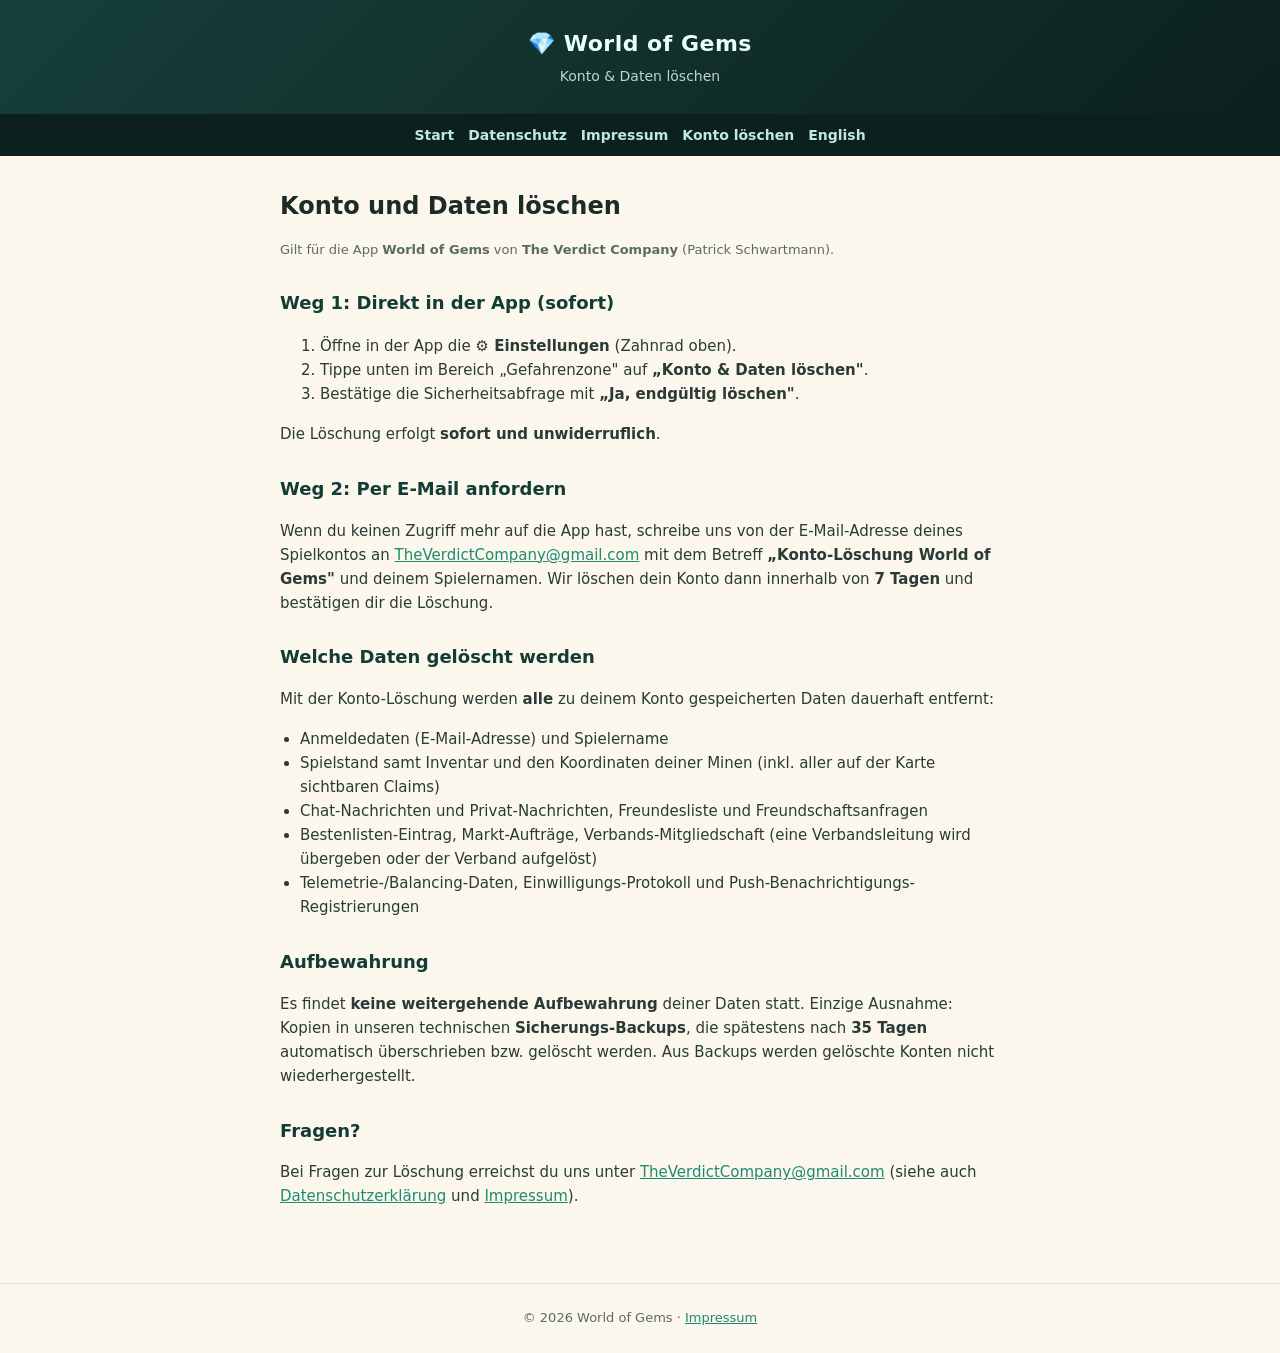
<file: konto-loeschen.html>
<!DOCTYPE html>
<html lang="de">
<head>
<meta charset="utf-8">
<meta name="viewport" content="width=device-width, initial-scale=1">
<title>Konto löschen – World of Gems</title>
<link rel="stylesheet" href="style.css">
</head>
<body>
<header class="site">
  <div class="logo">💎 World of Gems</div>
  <div class="sub">Konto &amp; Daten löschen</div>
</header>
<nav class="site">
  <a href="index.html">Start</a>
  <a href="datenschutz.html">Datenschutz</a>
  <a href="impressum.html">Impressum</a>
  <a href="konto-loeschen.html">Konto löschen</a>
  <a href="delete-account.html" lang="en" hreflang="en">English</a>
</nav>
<main>
  <h1>Konto und Daten löschen</h1>
  <p class="muted">Gilt für die App <b>World of Gems</b> von <b>The Verdict Company</b> (Patrick Schwartmann).</p>

  <h2>Weg 1: Direkt in der App (sofort)</h2>
  <ol>
    <li>Öffne in der App die <b>⚙️ Einstellungen</b> (Zahnrad oben).</li>
    <li>Tippe unten im Bereich „Gefahrenzone" auf <b>„Konto &amp; Daten löschen"</b>.</li>
    <li>Bestätige die Sicherheitsabfrage mit <b>„Ja, endgültig löschen"</b>.</li>
  </ol>
  <p>Die Löschung erfolgt <b>sofort und unwiderruflich</b>.</p>

  <h2>Weg 2: Per E-Mail anfordern</h2>
  <p>Wenn du keinen Zugriff mehr auf die App hast, schreibe uns von der E-Mail-Adresse deines Spielkontos an
    <a href="mailto:TheVerdictCompany@gmail.com?subject=Konto-L%C3%B6schung%20World%20of%20Gems">TheVerdictCompany@gmail.com</a>
    mit dem Betreff <b>„Konto-Löschung World of Gems"</b> und deinem Spielernamen. Wir löschen dein Konto dann innerhalb von <b>7 Tagen</b> und bestätigen dir die Löschung.</p>

  <h2>Welche Daten gelöscht werden</h2>
  <p>Mit der Konto-Löschung werden <b>alle</b> zu deinem Konto gespeicherten Daten dauerhaft entfernt:</p>
  <ul>
    <li>Anmeldedaten (E-Mail-Adresse) und Spielername</li>
    <li>Spielstand samt Inventar und den Koordinaten deiner Minen (inkl. aller auf der Karte sichtbaren Claims)</li>
    <li>Chat-Nachrichten und Privat-Nachrichten, Freundesliste und Freundschaftsanfragen</li>
    <li>Bestenlisten-Eintrag, Markt-Aufträge, Verbands-Mitgliedschaft (eine Verbandsleitung wird übergeben oder der Verband aufgelöst)</li>
    <li>Telemetrie-/Balancing-Daten, Einwilligungs-Protokoll und Push-Benachrichtigungs-Registrierungen</li>
  </ul>

  <h2>Aufbewahrung</h2>
  <p>Es findet <b>keine weitergehende Aufbewahrung</b> deiner Daten statt. Einzige Ausnahme: Kopien in unseren technischen <b>Sicherungs-Backups</b>, die spätestens nach <b>35 Tagen</b> automatisch überschrieben bzw. gelöscht werden. Aus Backups werden gelöschte Konten nicht wiederhergestellt.</p>

  <h2>Fragen?</h2>
  <p>Bei Fragen zur Löschung erreichst du uns unter <a href="mailto:TheVerdictCompany@gmail.com">TheVerdictCompany@gmail.com</a> (siehe auch <a href="datenschutz.html">Datenschutzerklärung</a> und <a href="impressum.html">Impressum</a>).</p>
</main>
<footer class="site">© 2026 World of Gems · <a href="impressum.html">Impressum</a></footer>
</body>
</html>
</file>
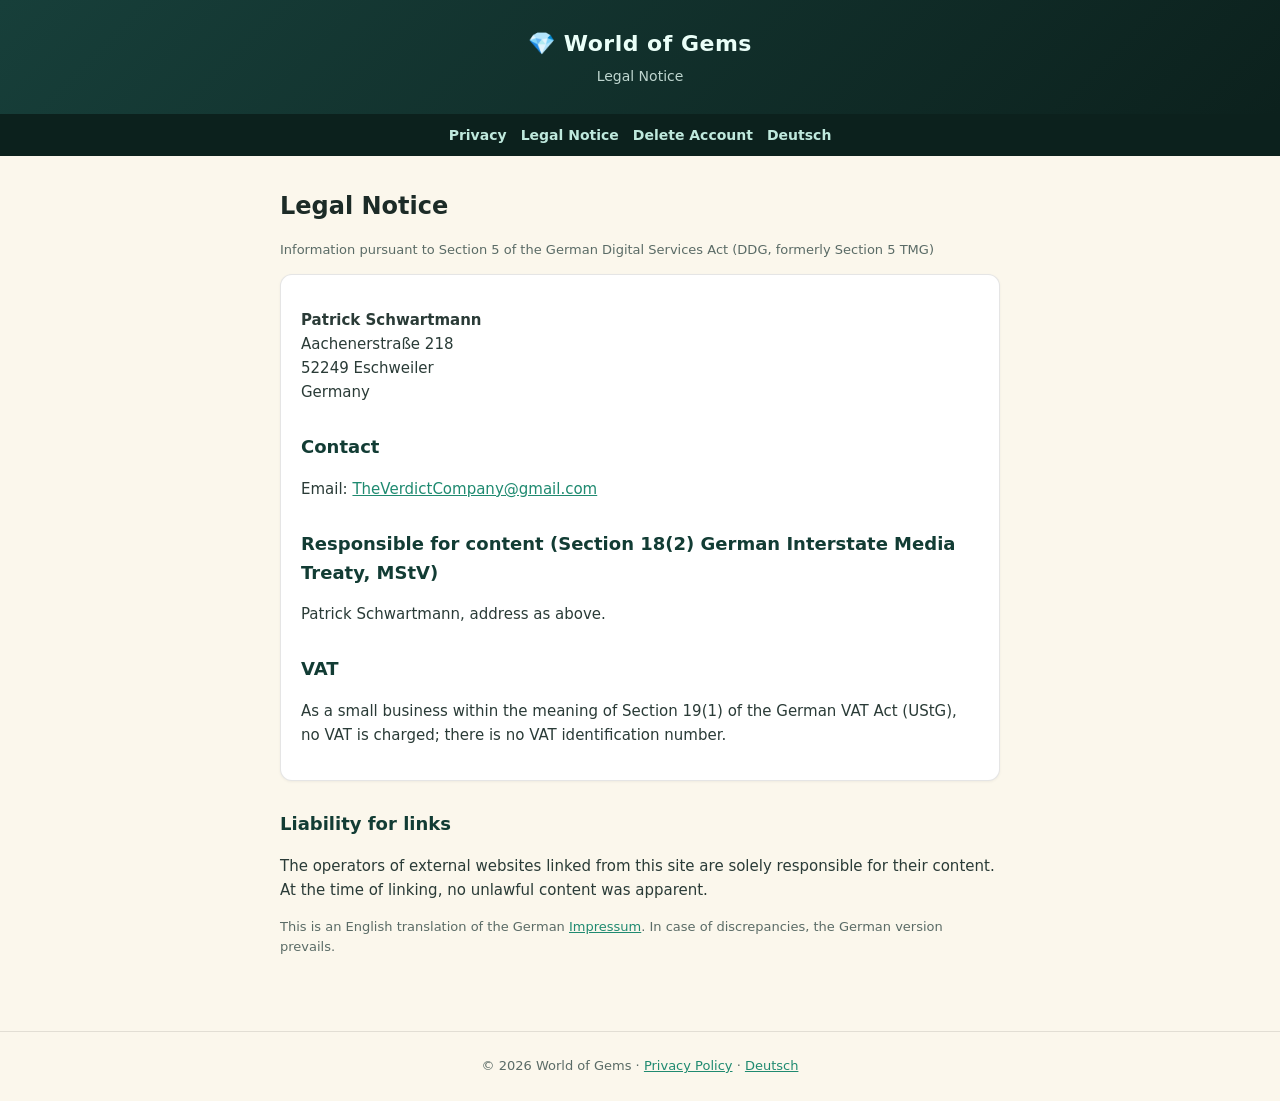
<file: legal-notice.html>
<!DOCTYPE html>
<html lang="en">
<head>
<meta charset="utf-8">
<meta name="viewport" content="width=device-width, initial-scale=1">
<title>Legal Notice – World of Gems</title>
<link rel="stylesheet" href="style.css">
<link rel="alternate" hreflang="de" href="impressum.html">
</head>
<body>
<header class="site">
  <div class="logo">💎 World of Gems</div>
  <div class="sub">Legal Notice</div>
</header>
<nav class="site">
  <a href="privacy-policy.html">Privacy</a>
  <a href="legal-notice.html">Legal Notice</a>
  <a href="delete-account.html">Delete Account</a>
  <a href="impressum.html" lang="de" hreflang="de">Deutsch</a>
</nav>
<main>
  <h1>Legal Notice</h1>
  <p class="muted">Information pursuant to Section 5 of the German Digital Services Act (DDG, formerly Section 5 TMG)</p>

  <div class="card">
    <p>
      <b>Patrick Schwartmann</b><br>
      Aachenerstraße 218<br>
      52249 Eschweiler<br>
      Germany
    </p>
    <h2>Contact</h2>
    <p>Email: <a href="mailto:TheVerdictCompany@gmail.com">TheVerdictCompany@gmail.com</a></p>

    <h2>Responsible for content (Section 18(2) German Interstate Media Treaty, MStV)</h2>
    <p>Patrick Schwartmann, address as above.</p>

    <h2>VAT</h2>
    <p>As a small business within the meaning of Section 19(1) of the German VAT Act (UStG), no VAT is charged; there is no VAT identification number.</p>
  </div>

  <h2>Liability for links</h2>
  <p>The operators of external websites linked from this site are solely responsible for their content. At the time of linking, no unlawful content was apparent.</p>

  <p class="muted">This is an English translation of the German <a href="impressum.html" lang="de" hreflang="de">Impressum</a>. In case of discrepancies, the German version prevails.</p>
</main>
<footer class="site">© 2026 World of Gems · <a href="privacy-policy.html">Privacy Policy</a> · <a href="impressum.html" lang="de" hreflang="de">Deutsch</a></footer>
</body>
</html>
</file>
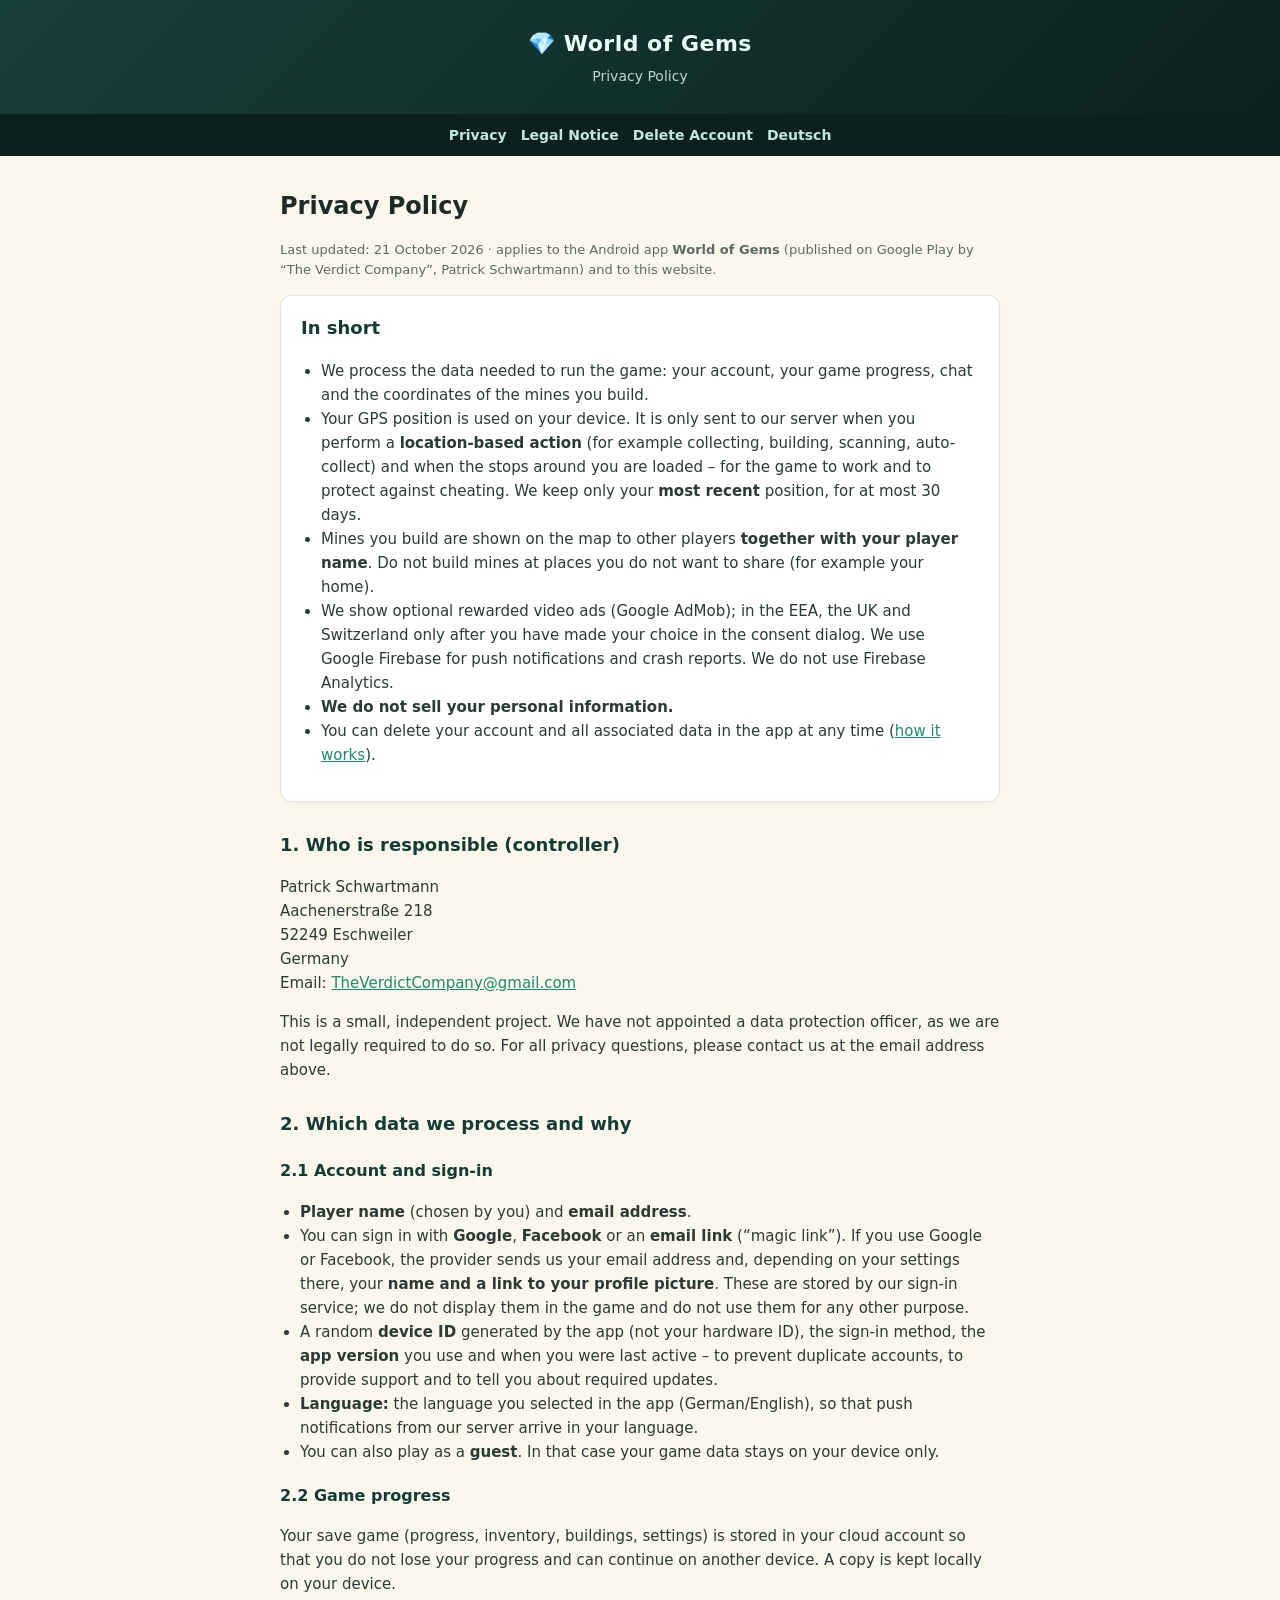
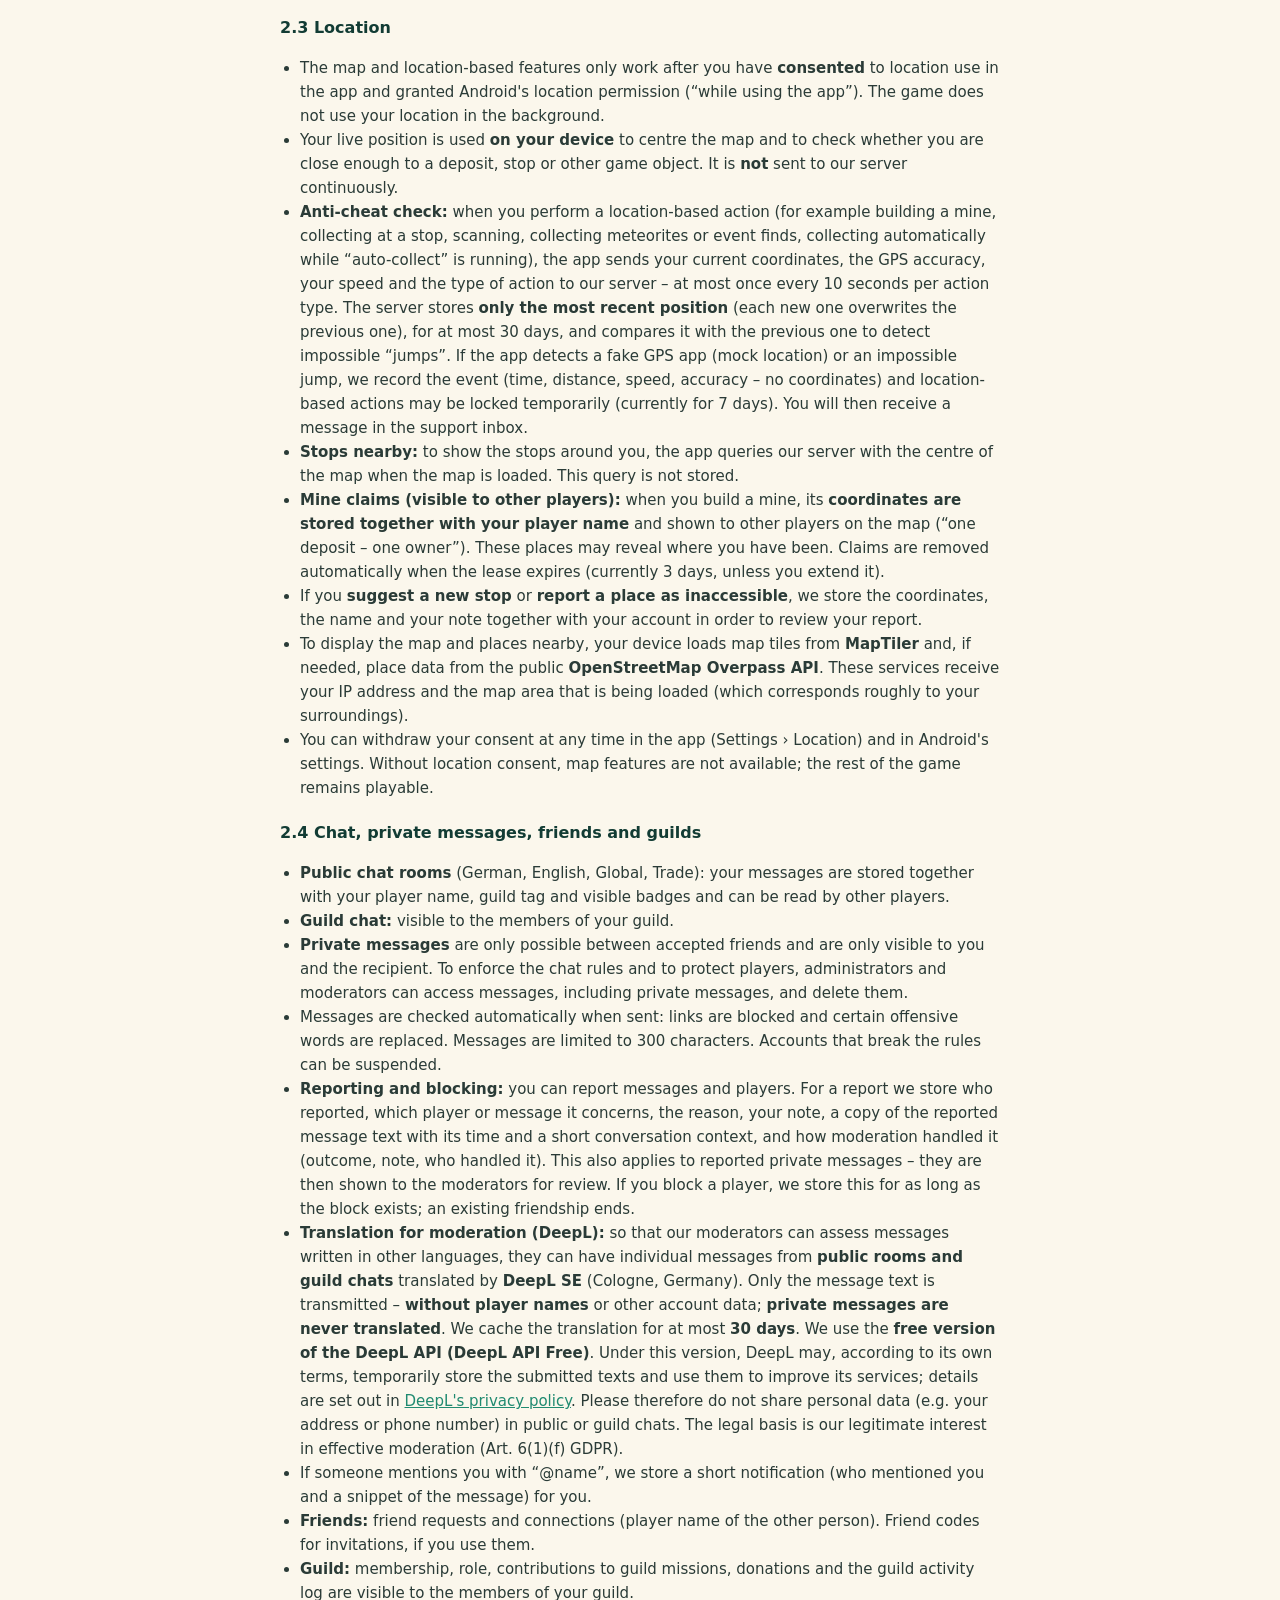
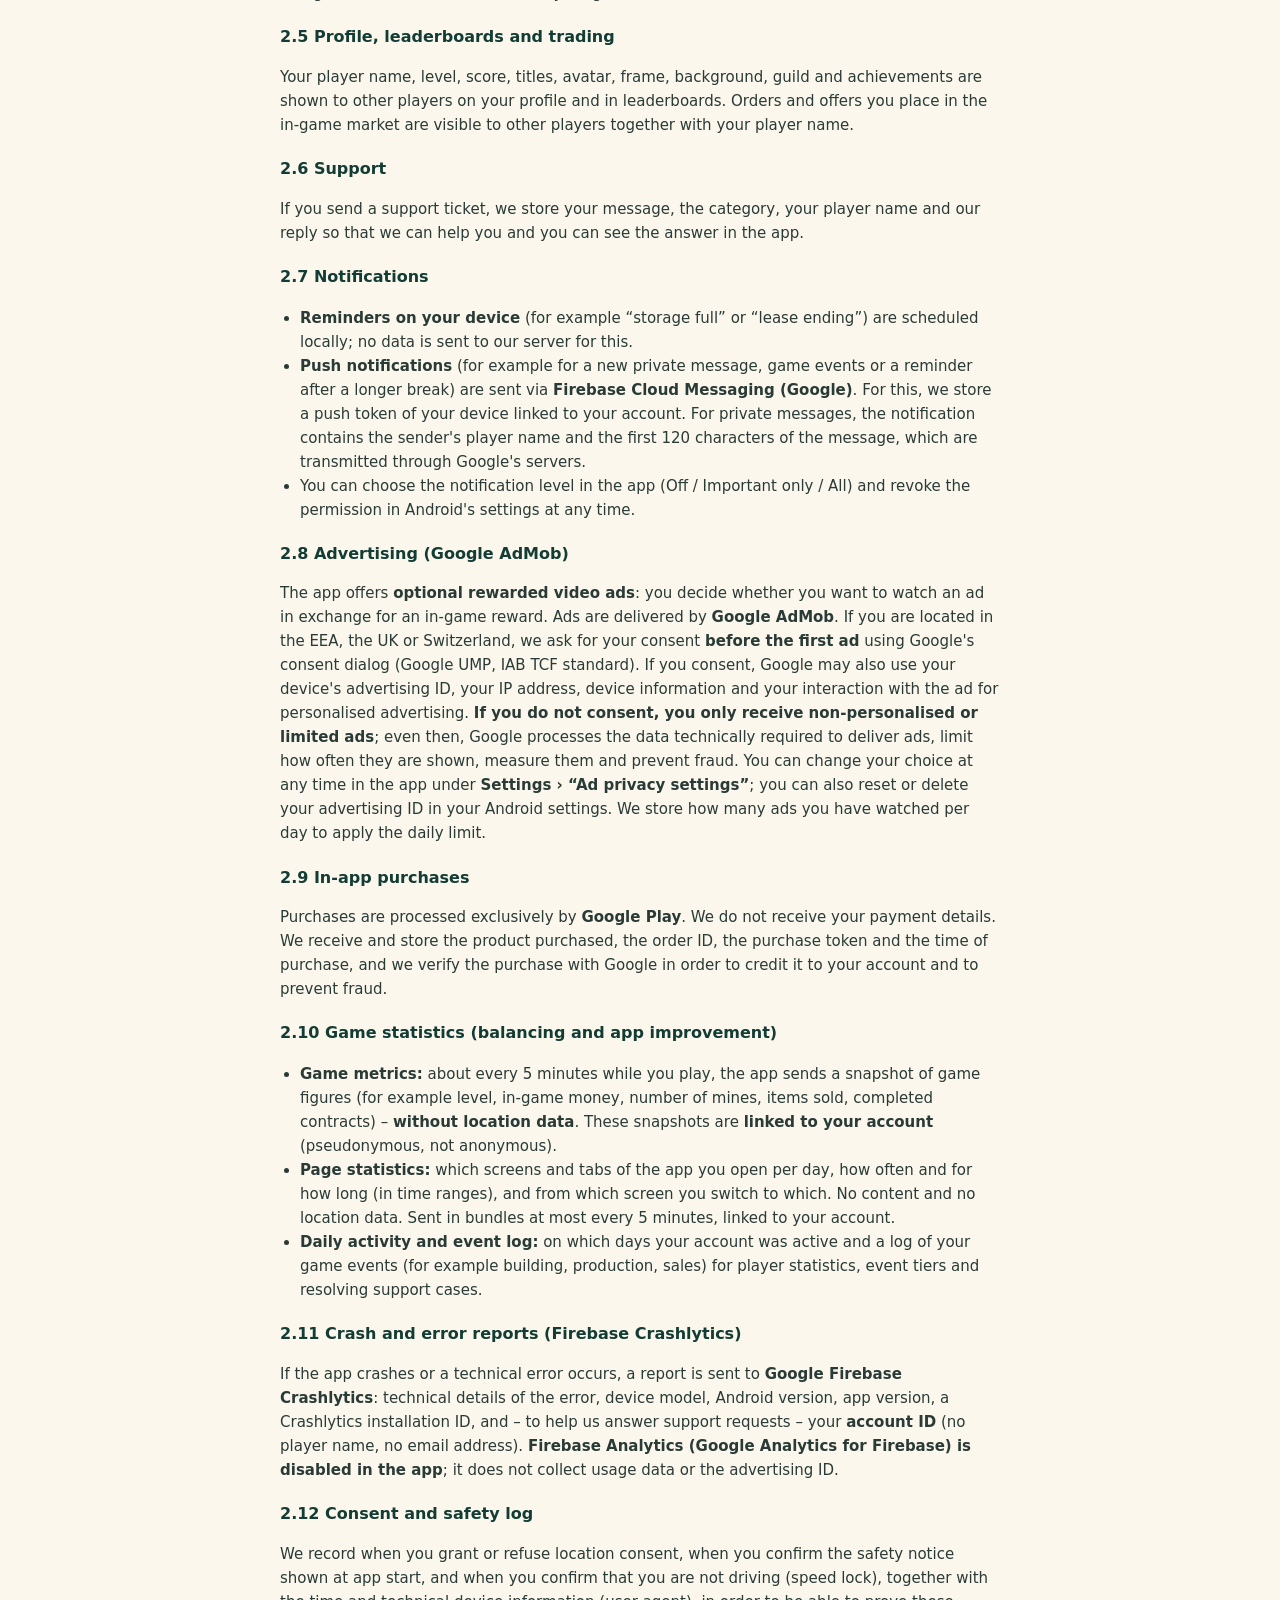
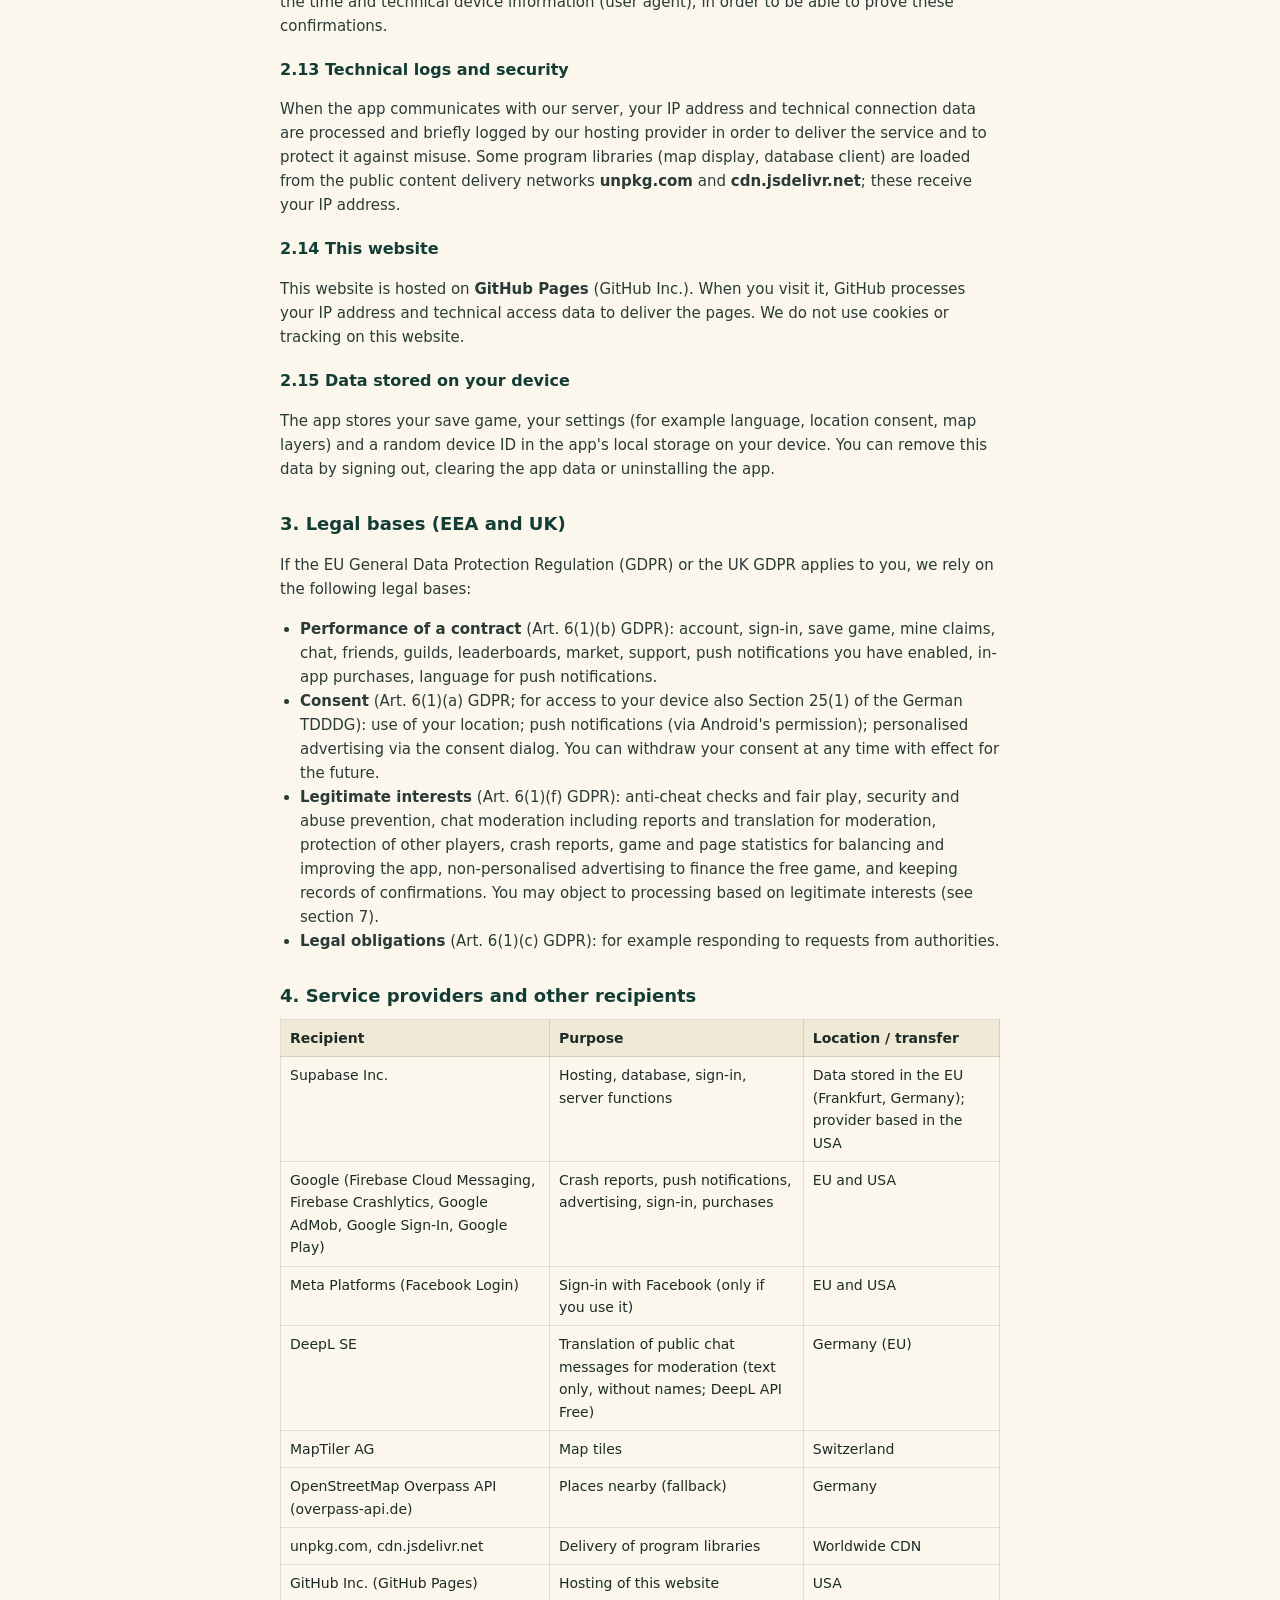
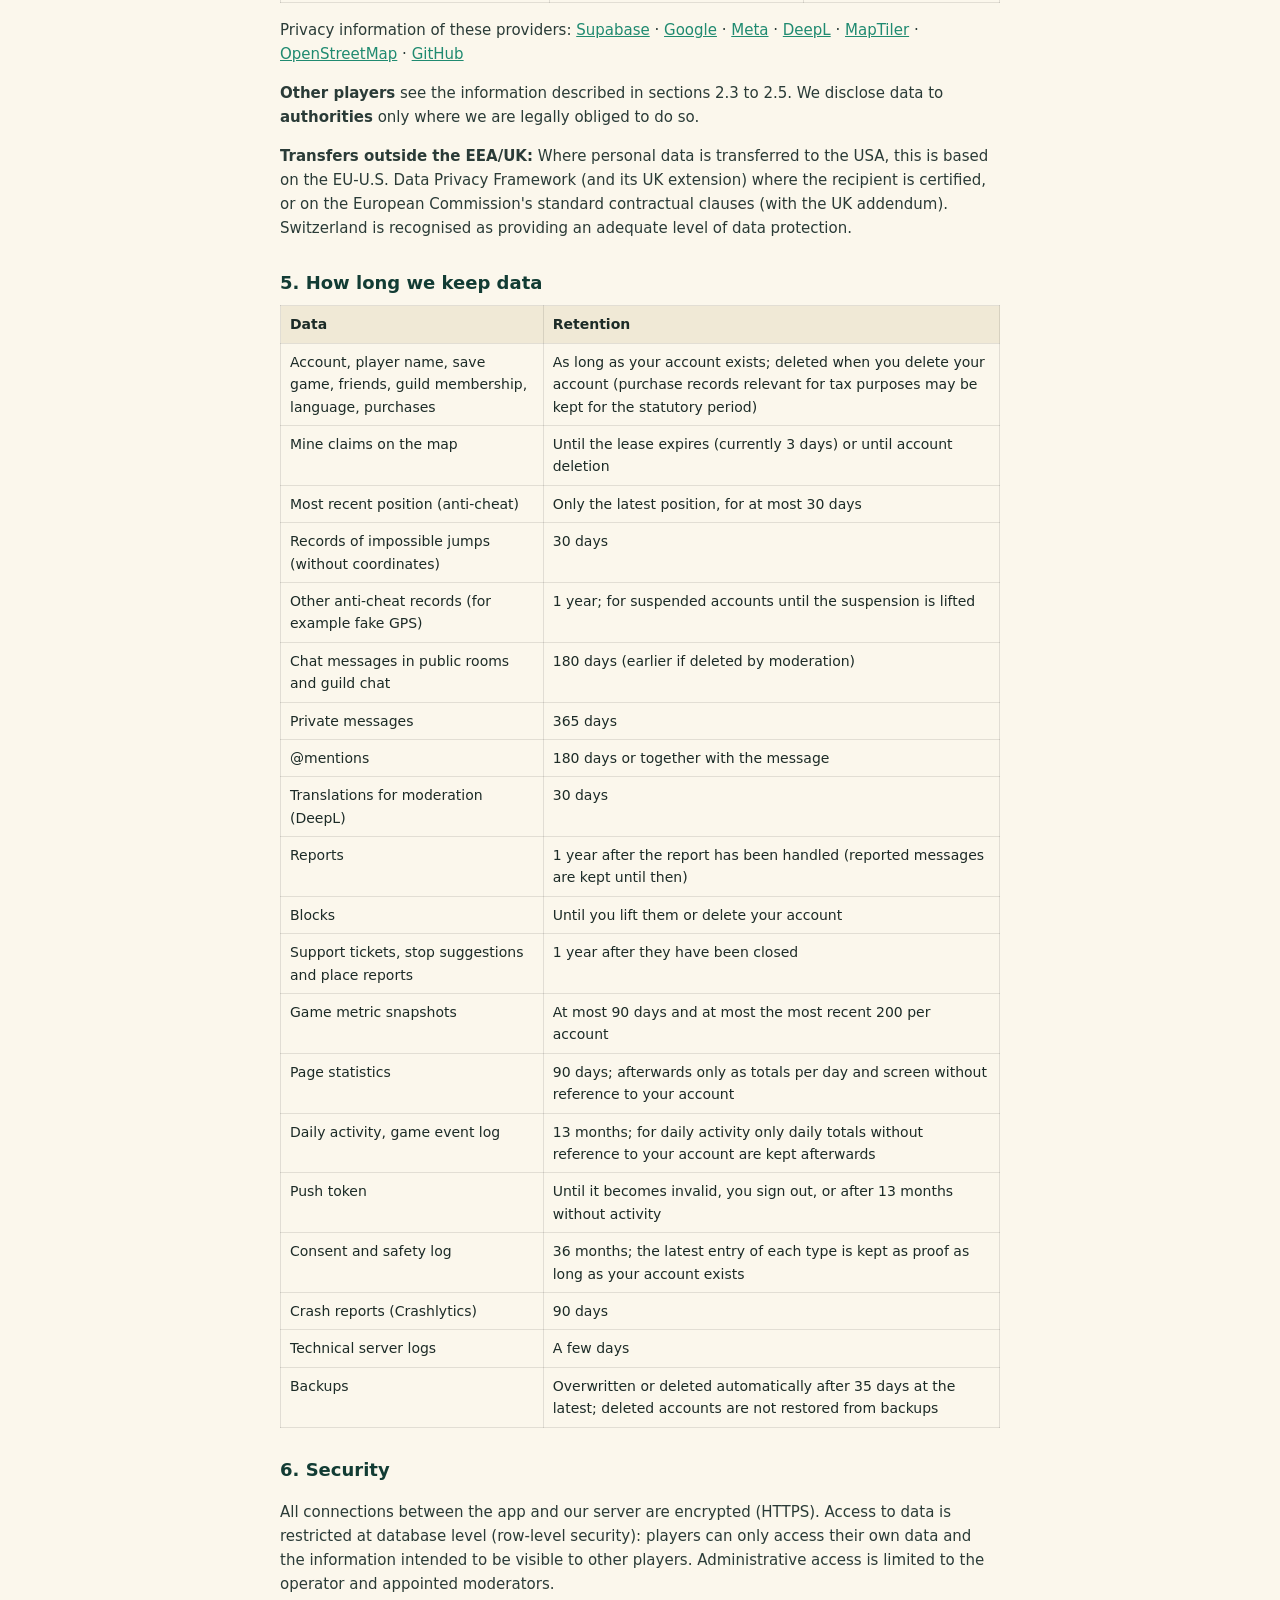
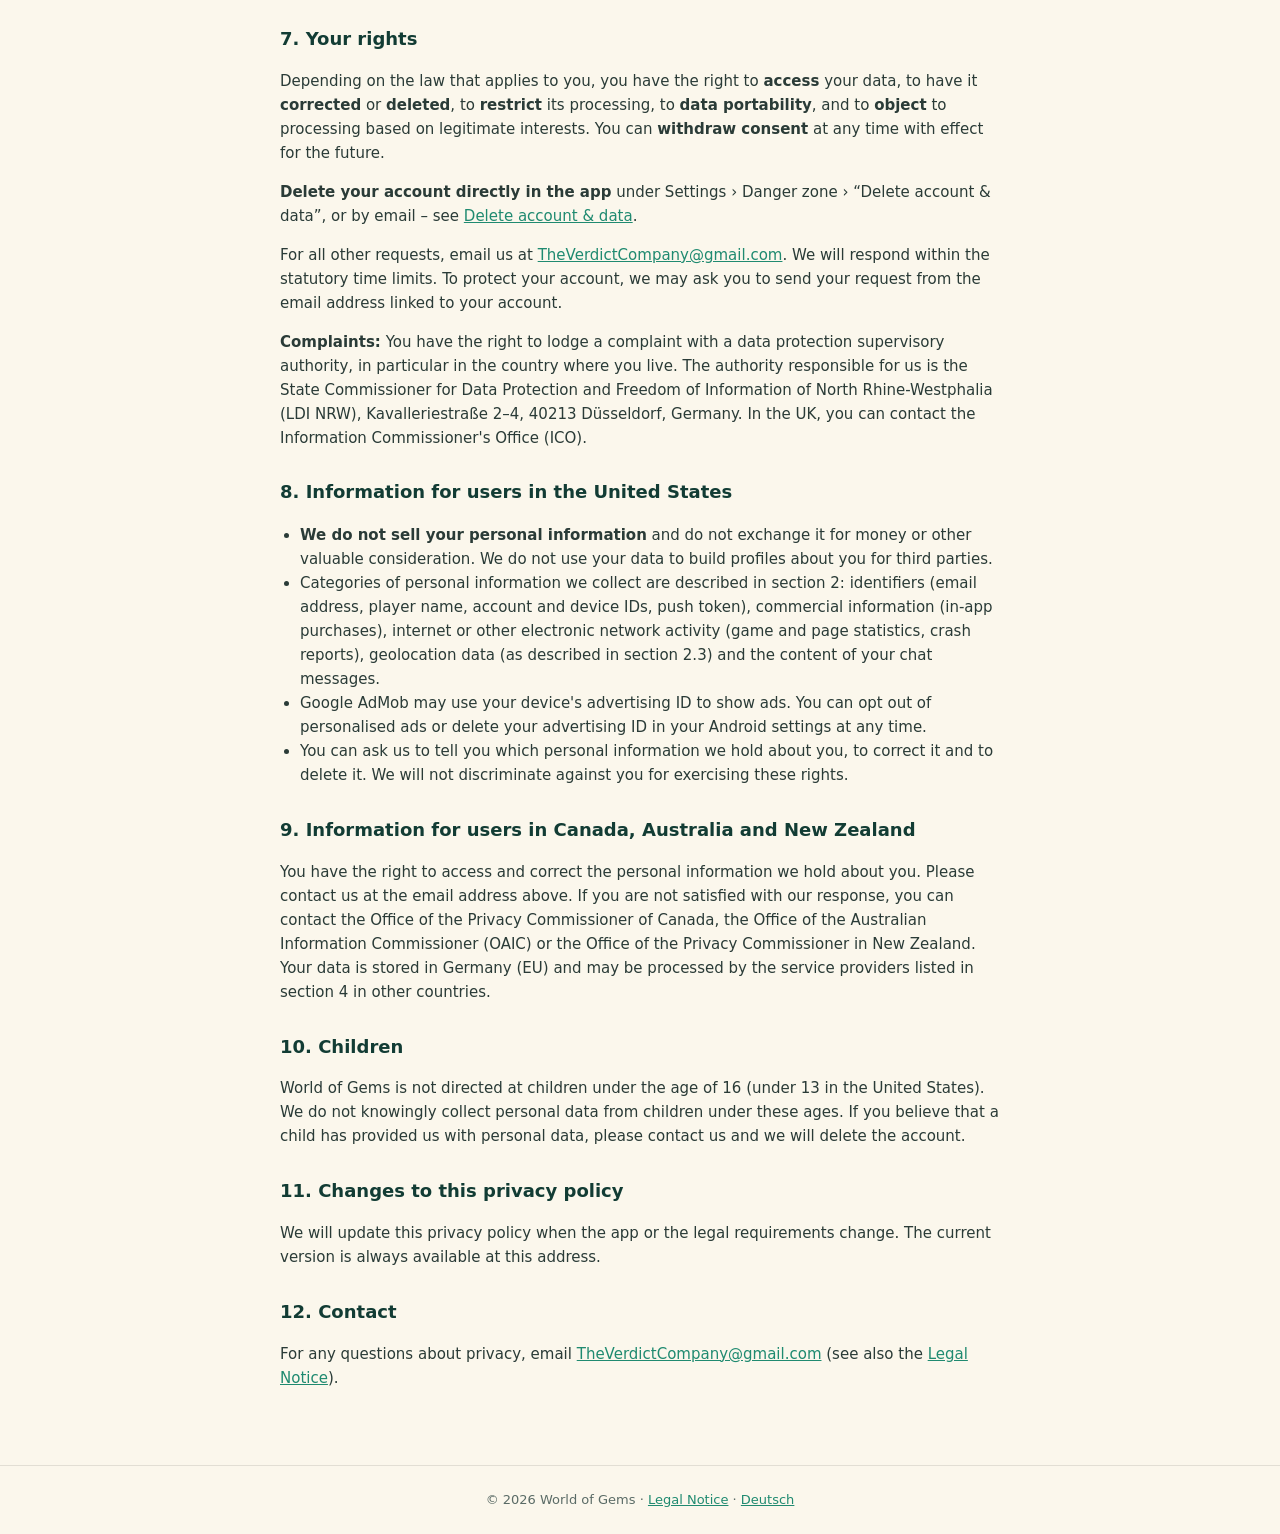
<file: privacy-policy.html>
<!DOCTYPE html>
<html lang="en">
<head>
<meta charset="utf-8">
<meta name="viewport" content="width=device-width, initial-scale=1">
<title>Privacy Policy – World of Gems</title>
<link rel="stylesheet" href="style.css">
<link rel="alternate" hreflang="de" href="datenschutz.html">
</head>
<body>
<header class="site">
  <div class="logo">💎 World of Gems</div>
  <div class="sub">Privacy Policy</div>
</header>
<nav class="site">
  <a href="privacy-policy.html">Privacy</a>
  <a href="legal-notice.html">Legal Notice</a>
  <a href="delete-account.html">Delete Account</a>
  <a href="datenschutz.html" lang="de" hreflang="de">Deutsch</a>
</nav>
<main>
  <h1>Privacy Policy</h1>
  <p class="muted">Last updated: 21 October 2026 · applies to the Android app <b>World of Gems</b> (published on Google Play by “The Verdict Company”, Patrick Schwartmann) and to this website.</p>

  <div class="card">
    <h2 style="margin-top:0">In short</h2>
    <ul>
      <li>We process the data needed to run the game: your account, your game progress, chat and the coordinates of the mines you build.</li>
      <li>Your GPS position is used on your device. It is only sent to our server when you perform a <b>location-based action</b> (for example collecting, building, scanning, auto-collect) and when the stops around you are loaded – for the game to work and to protect against cheating. We keep only your <b>most recent</b> position, for at most 30 days.</li>
      <li>Mines you build are shown on the map to other players <b>together with your player name</b>. Do not build mines at places you do not want to share (for example your home).</li>
      <li>We show optional rewarded video ads (Google AdMob); in the EEA, the UK and Switzerland only after you have made your choice in the consent dialog. We use Google Firebase for push notifications and crash reports. We do not use Firebase Analytics.</li>
      <li><b>We do not sell your personal information.</b></li>
      <li>You can delete your account and all associated data in the app at any time (<a href="delete-account.html">how it works</a>).</li>
    </ul>
  </div>

  <h2>1. Who is responsible (controller)</h2>
  <p>Patrick Schwartmann<br>Aachenerstraße 218<br>52249 Eschweiler<br>Germany<br>Email: <a href="mailto:TheVerdictCompany@gmail.com">TheVerdictCompany@gmail.com</a></p>
  <p>This is a small, independent project. We have not appointed a data protection officer, as we are not legally required to do so. For all privacy questions, please contact us at the email address above.</p>

  <h2>2. Which data we process and why</h2>

  <h3>2.1 Account and sign-in</h3>
  <ul>
    <li><b>Player name</b> (chosen by you) and <b>email address</b>.</li>
    <li>You can sign in with <b>Google</b>, <b>Facebook</b> or an <b>email link</b> (“magic link”). If you use Google or Facebook, the provider sends us your email address and, depending on your settings there, your <b>name and a link to your profile picture</b>. These are stored by our sign-in service; we do not display them in the game and do not use them for any other purpose.</li>
    <li>A random <b>device ID</b> generated by the app (not your hardware ID), the sign-in method, the <b>app version</b> you use and when you were last active – to prevent duplicate accounts, to provide support and to tell you about required updates.</li>
    <li><b>Language:</b> the language you selected in the app (German/English), so that push notifications from our server arrive in your language.</li>
    <li>You can also play as a <b>guest</b>. In that case your game data stays on your device only.</li>
  </ul>

  <h3>2.2 Game progress</h3>
  <p>Your save game (progress, inventory, buildings, settings) is stored in your cloud account so that you do not lose your progress and can continue on another device. A copy is kept locally on your device.</p>

  <h3>2.3 Location</h3>
  <ul>
    <li>The map and location-based features only work after you have <b>consented</b> to location use in the app and granted Android's location permission (“while using the app”). The game does not use your location in the background.</li>
    <li>Your live position is used <b>on your device</b> to centre the map and to check whether you are close enough to a deposit, stop or other game object. It is <b>not</b> sent to our server continuously.</li>
    <li><b>Anti-cheat check:</b> when you perform a location-based action (for example building a mine, collecting at a stop, scanning, collecting meteorites or event finds, collecting automatically while “auto-collect” is running), the app sends your current coordinates, the GPS accuracy, your speed and the type of action to our server – at most once every 10 seconds per action type. The server stores <b>only the most recent position</b> (each new one overwrites the previous one), for at most 30 days, and compares it with the previous one to detect impossible “jumps”. If the app detects a fake GPS app (mock location) or an impossible jump, we record the event (time, distance, speed, accuracy – no coordinates) and location-based actions may be locked temporarily (currently for 7 days). You will then receive a message in the support inbox.</li>
    <li><b>Stops nearby:</b> to show the stops around you, the app queries our server with the centre of the map when the map is loaded. This query is not stored.</li>
    <li><b>Mine claims (visible to other players):</b> when you build a mine, its <b>coordinates are stored together with your player name</b> and shown to other players on the map (“one deposit – one owner”). These places may reveal where you have been. Claims are removed automatically when the lease expires (currently 3 days, unless you extend it).</li>
    <li>If you <b>suggest a new stop</b> or <b>report a place as inaccessible</b>, we store the coordinates, the name and your note together with your account in order to review your report.</li>
    <li>To display the map and places nearby, your device loads map tiles from <b>MapTiler</b> and, if needed, place data from the public <b>OpenStreetMap Overpass API</b>. These services receive your IP address and the map area that is being loaded (which corresponds roughly to your surroundings).</li>
    <li>You can withdraw your consent at any time in the app (Settings › Location) and in Android's settings. Without location consent, map features are not available; the rest of the game remains playable.</li>
  </ul>

  <h3>2.4 Chat, private messages, friends and guilds</h3>
  <ul>
    <li><b>Public chat rooms</b> (German, English, Global, Trade): your messages are stored together with your player name, guild tag and visible badges and can be read by other players.</li>
    <li><b>Guild chat:</b> visible to the members of your guild.</li>
    <li><b>Private messages</b> are only possible between accepted friends and are only visible to you and the recipient. To enforce the chat rules and to protect players, administrators and moderators can access messages, including private messages, and delete them.</li>
    <li>Messages are checked automatically when sent: links are blocked and certain offensive words are replaced. Messages are limited to 300 characters. Accounts that break the rules can be suspended.</li>
    <li><b>Reporting and blocking:</b> you can report messages and players. For a report we store who reported, which player or message it concerns, the reason, your note, a copy of the reported message text with its time and a short conversation context, and how moderation handled it (outcome, note, who handled it). This also applies to reported private messages – they are then shown to the moderators for review. If you block a player, we store this for as long as the block exists; an existing friendship ends.</li>
    <li><b>Translation for moderation (DeepL):</b> so that our moderators can assess messages written in other languages, they can have individual messages from <b>public rooms and guild chats</b> translated by <b>DeepL SE</b> (Cologne, Germany). Only the message text is transmitted – <b>without player names</b> or other account data; <b>private messages are never translated</b>. We cache the translation for at most <b>30 days</b>. We use the <b>free version of the DeepL API (DeepL API Free)</b>. Under this version, DeepL may, according to its own terms, temporarily store the submitted texts and use them to improve its services; details are set out in <a href="https://www.deepl.com/privacy" target="_blank" rel="noopener">DeepL's privacy policy</a>. Please therefore do not share personal data (e.g. your address or phone number) in public or guild chats. The legal basis is our legitimate interest in effective moderation (Art. 6(1)(f) GDPR).</li>
    <li>If someone mentions you with “@name”, we store a short notification (who mentioned you and a snippet of the message) for you.</li>
    <li><b>Friends:</b> friend requests and connections (player name of the other person). Friend codes for invitations, if you use them.</li>
    <li><b>Guild:</b> membership, role, contributions to guild missions, donations and the guild activity log are visible to the members of your guild.</li>
  </ul>

  <h3>2.5 Profile, leaderboards and trading</h3>
  <p>Your player name, level, score, titles, avatar, frame, background, guild and achievements are shown to other players on your profile and in leaderboards. Orders and offers you place in the in-game market are visible to other players together with your player name.</p>

  <h3>2.6 Support</h3>
  <p>If you send a support ticket, we store your message, the category, your player name and our reply so that we can help you and you can see the answer in the app.</p>

  <h3>2.7 Notifications</h3>
  <ul>
    <li><b>Reminders on your device</b> (for example “storage full” or “lease ending”) are scheduled locally; no data is sent to our server for this.</li>
    <li><b>Push notifications</b> (for example for a new private message, game events or a reminder after a longer break) are sent via <b>Firebase Cloud Messaging (Google)</b>. For this, we store a push token of your device linked to your account. For private messages, the notification contains the sender's player name and the first 120 characters of the message, which are transmitted through Google's servers.</li>
    <li>You can choose the notification level in the app (Off / Important only / All) and revoke the permission in Android's settings at any time.</li>
  </ul>

  <h3>2.8 Advertising (Google AdMob)</h3>
  <p>The app offers <b>optional rewarded video ads</b>: you decide whether you want to watch an ad in exchange for an in-game reward. Ads are delivered by <b>Google AdMob</b>. If you are located in the EEA, the UK or Switzerland, we ask for your consent <b>before the first ad</b> using Google's consent dialog (Google UMP, IAB TCF standard). If you consent, Google may also use your device's advertising ID, your IP address, device information and your interaction with the ad for personalised advertising. <b>If you do not consent, you only receive non-personalised or limited ads</b>; even then, Google processes the data technically required to deliver ads, limit how often they are shown, measure them and prevent fraud. You can change your choice at any time in the app under <b>Settings › “Ad privacy settings”</b>; you can also reset or delete your advertising ID in your Android settings. We store how many ads you have watched per day to apply the daily limit.</p>

  <h3>2.9 In-app purchases</h3>
  <p>Purchases are processed exclusively by <b>Google Play</b>. We do not receive your payment details. We receive and store the product purchased, the order ID, the purchase token and the time of purchase, and we verify the purchase with Google in order to credit it to your account and to prevent fraud.</p>

  <h3>2.10 Game statistics (balancing and app improvement)</h3>
  <ul>
    <li><b>Game metrics:</b> about every 5 minutes while you play, the app sends a snapshot of game figures (for example level, in-game money, number of mines, items sold, completed contracts) – <b>without location data</b>. These snapshots are <b>linked to your account</b> (pseudonymous, not anonymous).</li>
    <li><b>Page statistics:</b> which screens and tabs of the app you open per day, how often and for how long (in time ranges), and from which screen you switch to which. No content and no location data. Sent in bundles at most every 5 minutes, linked to your account.</li>
    <li><b>Daily activity and event log:</b> on which days your account was active and a log of your game events (for example building, production, sales) for player statistics, event tiers and resolving support cases.</li>
  </ul>

  <h3>2.11 Crash and error reports (Firebase Crashlytics)</h3>
  <p>If the app crashes or a technical error occurs, a report is sent to <b>Google Firebase Crashlytics</b>: technical details of the error, device model, Android version, app version, a Crashlytics installation ID, and – to help us answer support requests – your <b>account ID</b> (no player name, no email address). <b>Firebase Analytics (Google Analytics for Firebase) is disabled in the app</b>; it does not collect usage data or the advertising ID.</p>

  <h3>2.12 Consent and safety log</h3>
  <p>We record when you grant or refuse location consent, when you confirm the safety notice shown at app start, and when you confirm that you are not driving (speed lock), together with the time and technical device information (user agent), in order to be able to prove these confirmations.</p>

  <h3>2.13 Technical logs and security</h3>
  <p>When the app communicates with our server, your IP address and technical connection data are processed and briefly logged by our hosting provider in order to deliver the service and to protect it against misuse. Some program libraries (map display, database client) are loaded from the public content delivery networks <b>unpkg.com</b> and <b>cdn.jsdelivr.net</b>; these receive your IP address.</p>

  <h3>2.14 This website</h3>
  <p>This website is hosted on <b>GitHub Pages</b> (GitHub Inc.). When you visit it, GitHub processes your IP address and technical access data to deliver the pages. We do not use cookies or tracking on this website.</p>

  <h3>2.15 Data stored on your device</h3>
  <p>The app stores your save game, your settings (for example language, location consent, map layers) and a random device ID in the app's local storage on your device. You can remove this data by signing out, clearing the app data or uninstalling the app.</p>

  <h2>3. Legal bases (EEA and UK)</h2>
  <p>If the EU General Data Protection Regulation (GDPR) or the UK GDPR applies to you, we rely on the following legal bases:</p>
  <ul>
    <li><b>Performance of a contract</b> (Art. 6(1)(b) GDPR): account, sign-in, save game, mine claims, chat, friends, guilds, leaderboards, market, support, push notifications you have enabled, in-app purchases, language for push notifications.</li>
    <li><b>Consent</b> (Art. 6(1)(a) GDPR; for access to your device also Section 25(1) of the German TDDDG): use of your location; push notifications (via Android's permission); personalised advertising via the consent dialog. You can withdraw your consent at any time with effect for the future.</li>
    <li><b>Legitimate interests</b> (Art. 6(1)(f) GDPR): anti-cheat checks and fair play, security and abuse prevention, chat moderation including reports and translation for moderation, protection of other players, crash reports, game and page statistics for balancing and improving the app, non-personalised advertising to finance the free game, and keeping records of confirmations. You may object to processing based on legitimate interests (see section 7).</li>
    <li><b>Legal obligations</b> (Art. 6(1)(c) GDPR): for example responding to requests from authorities.</li>
  </ul>

  <h2>4. Service providers and other recipients</h2>
  <table style="overflow-wrap:anywhere">
    <tr><th>Recipient</th><th>Purpose</th><th>Location / transfer</th></tr>
    <tr><td>Supabase Inc.</td><td>Hosting, database, sign-in, server functions</td><td>Data stored in the EU (Frankfurt, Germany); provider based in the USA</td></tr>
    <tr><td>Google (Firebase Cloud Messaging, Firebase Crashlytics, Google AdMob, Google Sign-In, Google Play)</td><td>Crash reports, push notifications, advertising, sign-in, purchases</td><td>EU and USA</td></tr>
    <tr><td>Meta Platforms (Facebook Login)</td><td>Sign-in with Facebook (only if you use it)</td><td>EU and USA</td></tr>
    <tr><td>DeepL SE</td><td>Translation of public chat messages for moderation (text only, without names; DeepL API Free)</td><td>Germany (EU)</td></tr>
    <tr><td>MapTiler AG</td><td>Map tiles</td><td>Switzerland</td></tr>
    <tr><td>OpenStreetMap Overpass API (overpass-api.de)</td><td>Places nearby (fallback)</td><td>Germany</td></tr>
    <tr><td>unpkg.com, cdn.jsdelivr.net</td><td>Delivery of program libraries</td><td>Worldwide CDN</td></tr>
    <tr><td>GitHub Inc. (GitHub Pages)</td><td>Hosting of this website</td><td>USA</td></tr>
  </table>
  <p>Privacy information of these providers: <a href="https://supabase.com/privacy" target="_blank" rel="noopener">Supabase</a> · <a href="https://policies.google.com/privacy" target="_blank" rel="noopener">Google</a> · <a href="https://www.facebook.com/privacy/policy/" target="_blank" rel="noopener">Meta</a> · <a href="https://www.deepl.com/privacy" target="_blank" rel="noopener">DeepL</a> · <a href="https://www.maptiler.com/privacy-policy/" target="_blank" rel="noopener">MapTiler</a> · <a href="https://wiki.osmfoundation.org/wiki/Privacy_Policy" target="_blank" rel="noopener">OpenStreetMap</a> · <a href="https://docs.github.com/en/site-policy/privacy-policies/github-general-privacy-statement" target="_blank" rel="noopener">GitHub</a></p>
  <p><b>Other players</b> see the information described in sections 2.3 to 2.5. We disclose data to <b>authorities</b> only where we are legally obliged to do so.</p>
  <p><b>Transfers outside the EEA/UK:</b> Where personal data is transferred to the USA, this is based on the EU-U.S. Data Privacy Framework (and its UK extension) where the recipient is certified, or on the European Commission's standard contractual clauses (with the UK addendum). Switzerland is recognised as providing an adequate level of data protection.</p>

  <h2>5. How long we keep data</h2>
  <table style="overflow-wrap:anywhere">
    <tr><th>Data</th><th>Retention</th></tr>
    <tr><td>Account, player name, save game, friends, guild membership, language, purchases</td><td>As long as your account exists; deleted when you delete your account (purchase records relevant for tax purposes may be kept for the statutory period)</td></tr>
    <tr><td>Mine claims on the map</td><td>Until the lease expires (currently 3 days) or until account deletion</td></tr>
    <tr><td>Most recent position (anti-cheat)</td><td>Only the latest position, for at most 30 days</td></tr>
    <tr><td>Records of impossible jumps (without coordinates)</td><td>30 days</td></tr>
    <tr><td>Other anti-cheat records (for example fake GPS)</td><td>1 year; for suspended accounts until the suspension is lifted</td></tr>
    <tr><td>Chat messages in public rooms and guild chat</td><td>180 days (earlier if deleted by moderation)</td></tr>
    <tr><td>Private messages</td><td>365 days</td></tr>
    <tr><td>@mentions</td><td>180 days or together with the message</td></tr>
    <tr><td>Translations for moderation (DeepL)</td><td>30 days</td></tr>
    <tr><td>Reports</td><td>1 year after the report has been handled (reported messages are kept until then)</td></tr>
    <tr><td>Blocks</td><td>Until you lift them or delete your account</td></tr>
    <tr><td>Support tickets, stop suggestions and place reports</td><td>1 year after they have been closed</td></tr>
    <tr><td>Game metric snapshots</td><td>At most 90 days and at most the most recent 200 per account</td></tr>
    <tr><td>Page statistics</td><td>90 days; afterwards only as totals per day and screen without reference to your account</td></tr>
    <tr><td>Daily activity, game event log</td><td>13 months; for daily activity only daily totals without reference to your account are kept afterwards</td></tr>
    <tr><td>Push token</td><td>Until it becomes invalid, you sign out, or after 13 months without activity</td></tr>
    <tr><td>Consent and safety log</td><td>36 months; the latest entry of each type is kept as proof as long as your account exists</td></tr>
    <tr><td>Crash reports (Crashlytics)</td><td>90 days</td></tr>
    <tr><td>Technical server logs</td><td>A few days</td></tr>
    <tr><td>Backups</td><td>Overwritten or deleted automatically after 35 days at the latest; deleted accounts are not restored from backups</td></tr>
  </table>

  <h2>6. Security</h2>
  <p>All connections between the app and our server are encrypted (HTTPS). Access to data is restricted at database level (row-level security): players can only access their own data and the information intended to be visible to other players. Administrative access is limited to the operator and appointed moderators.</p>

  <h2>7. Your rights</h2>
  <p>Depending on the law that applies to you, you have the right to <b>access</b> your data, to have it <b>corrected</b> or <b>deleted</b>, to <b>restrict</b> its processing, to <b>data portability</b>, and to <b>object</b> to processing based on legitimate interests. You can <b>withdraw consent</b> at any time with effect for the future.</p>
  <p><b>Delete your account directly in the app</b> under Settings › Danger zone › “Delete account &amp; data”, or by email – see <a href="delete-account.html">Delete account &amp; data</a>.</p>
  <p>For all other requests, email us at <a href="mailto:TheVerdictCompany@gmail.com">TheVerdictCompany@gmail.com</a>. We will respond within the statutory time limits. To protect your account, we may ask you to send your request from the email address linked to your account.</p>
  <p><b>Complaints:</b> You have the right to lodge a complaint with a data protection supervisory authority, in particular in the country where you live. The authority responsible for us is the State Commissioner for Data Protection and Freedom of Information of North Rhine-Westphalia (LDI NRW), Kavalleriestraße 2–4, 40213 Düsseldorf, Germany. In the UK, you can contact the Information Commissioner's Office (ICO).</p>

  <h2>8. Information for users in the United States</h2>
  <ul>
    <li><b>We do not sell your personal information</b> and do not exchange it for money or other valuable consideration. We do not use your data to build profiles about you for third parties.</li>
    <li>Categories of personal information we collect are described in section 2: identifiers (email address, player name, account and device IDs, push token), commercial information (in-app purchases), internet or other electronic network activity (game and page statistics, crash reports), geolocation data (as described in section 2.3) and the content of your chat messages.</li>
    <li>Google AdMob may use your device's advertising ID to show ads. You can opt out of personalised ads or delete your advertising ID in your Android settings at any time.</li>
    <li>You can ask us to tell you which personal information we hold about you, to correct it and to delete it. We will not discriminate against you for exercising these rights.</li>
  </ul>

  <h2>9. Information for users in Canada, Australia and New Zealand</h2>
  <p>You have the right to access and correct the personal information we hold about you. Please contact us at the email address above. If you are not satisfied with our response, you can contact the Office of the Privacy Commissioner of Canada, the Office of the Australian Information Commissioner (OAIC) or the Office of the Privacy Commissioner in New Zealand. Your data is stored in Germany (EU) and may be processed by the service providers listed in section 4 in other countries.</p>

  <h2>10. Children</h2>
  <p>World of Gems is not directed at children under the age of 16 (under 13 in the United States). We do not knowingly collect personal data from children under these ages. If you believe that a child has provided us with personal data, please contact us and we will delete the account.</p>

  <h2>11. Changes to this privacy policy</h2>
  <p>We will update this privacy policy when the app or the legal requirements change. The current version is always available at this address.</p>

  <h2>12. Contact</h2>
  <p>For any questions about privacy, email <a href="mailto:TheVerdictCompany@gmail.com">TheVerdictCompany@gmail.com</a> (see also the <a href="legal-notice.html">Legal Notice</a>).</p>
</main>
<footer class="site">© 2026 World of Gems · <a href="legal-notice.html">Legal Notice</a> · <a href="datenschutz.html" lang="de" hreflang="de">Deutsch</a></footer>
</body>
</html>
</file>
<file: style.css>
:root{
  --bg:#0e1b18; --card:#14262210; --ink:#1c2b27; --soft:#5a6b66;
  --accent:#1f8a70; --gold:#c8992e; --line:#0000001a; --paper:#fbf7ec;
}
*{box-sizing:border-box}
body{
  margin:0; font-family:system-ui,-apple-system,"Segoe UI",Roboto,Helvetica,Arial,sans-serif;
  color:var(--ink); background:var(--paper); line-height:1.6;
}
header.site{
  background:linear-gradient(135deg,#173f3a,#0c211d); color:#eafff8;
  padding:26px 20px; text-align:center;
}
header.site .logo{font-size:22px;font-weight:800;letter-spacing:.5px}
header.site .sub{opacity:.8;font-size:14px;margin-top:4px}
nav.site{display:flex;gap:14px;justify-content:center;background:#0c211d;padding:10px;flex-wrap:wrap}
nav.site a{color:#bfe9dd;text-decoration:none;font-weight:700;font-size:14px}
nav.site a:hover{color:#fff;text-decoration:underline}
main{max-width:760px;margin:0 auto;padding:26px 20px 60px}
h1{font-size:24px;margin:.2em 0 .6em}
h2{font-size:18px;margin:1.6em 0 .4em;color:#123c34}
p,li{font-size:15px;color:#2a3b37}
ul{padding-left:20px}
a{color:var(--accent)}
.note{background:#fff5db;border:1px solid #e6cf8f;border-radius:10px;padding:12px 14px;font-size:14px;color:#6b551e;margin:14px 0}
.card{background:#fff;border:1px solid var(--line);border-radius:12px;padding:18px 20px;margin:14px 0;box-shadow:0 1px 3px #0000000d}
.muted{color:var(--soft);font-size:13px}
footer.site{text-align:center;padding:24px;color:var(--soft);font-size:13px;border-top:1px solid var(--line)}
table{border-collapse:collapse;width:100%;font-size:14px;margin:8px 0}
td,th{border:1px solid var(--line);padding:7px 9px;text-align:left;vertical-align:top;overflow-wrap:anywhere;hyphens:auto}
h3{font-size:16px;margin:1.2em 0 .3em;color:#123c34}
@media (max-width:420px){table{font-size:13px} td,th{padding:6px}}
th{background:#f0e9d6}
</file>
